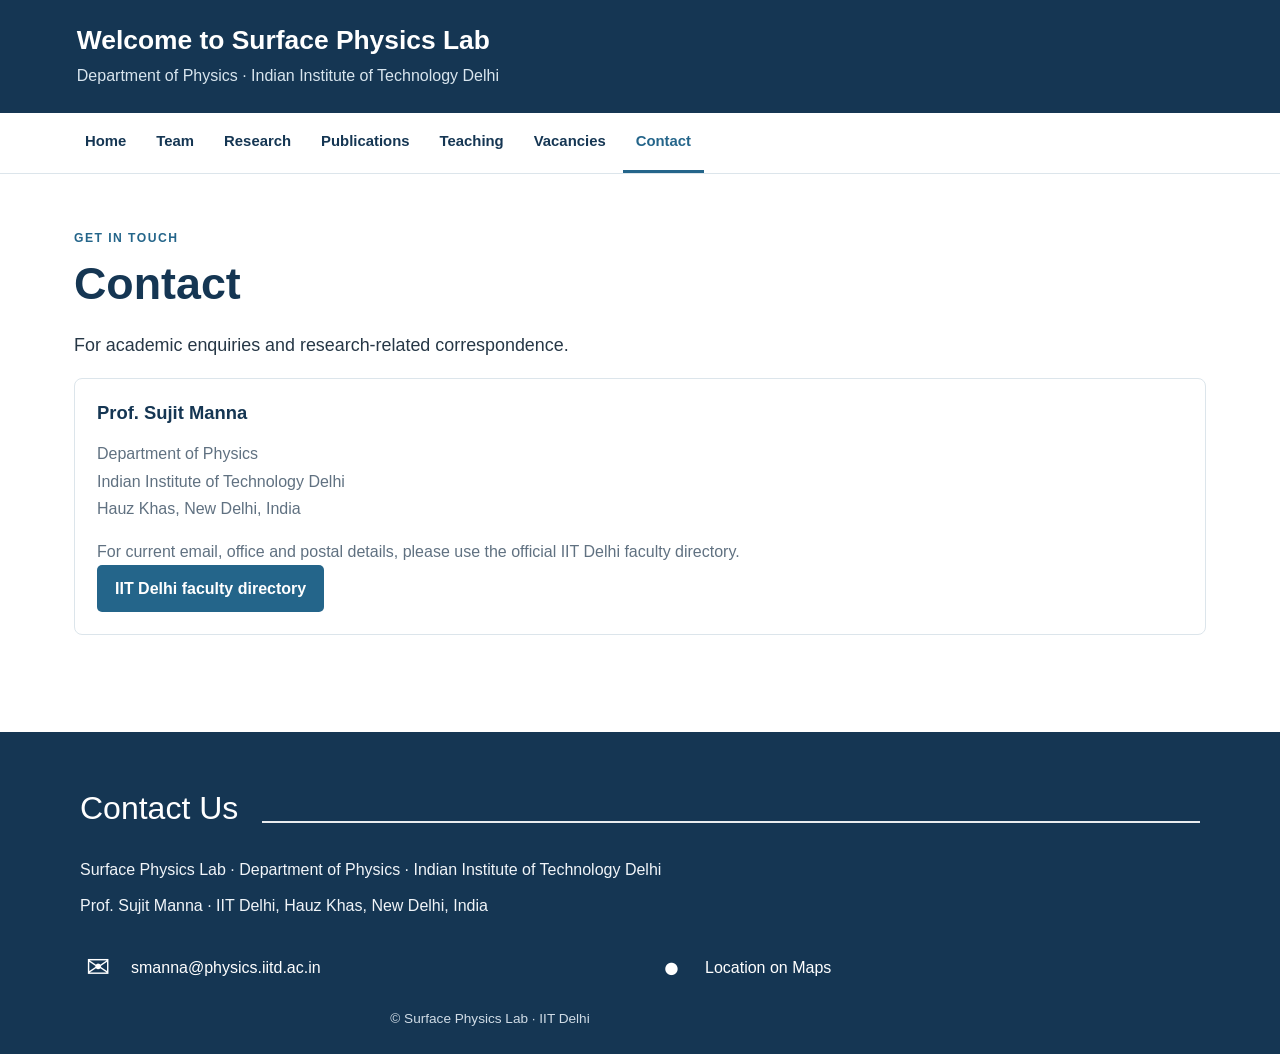
<file: contact.html>
<!DOCTYPE html>
<html lang="en">
<head>
<meta charset="UTF-8"><meta name="viewport" content="width=device-width, initial-scale=1.0">
<meta name="description" content="Contact — research group of Prof. Sujit Manna, Department of Physics, IIT Delhi.">
<title>Contact | Prof. Sujit Manna · IIT Delhi</title><link rel="stylesheet" href="style.css">
<link rel="stylesheet" href="footer.css">
<style>
  /* Identical header typography across every page, including Publications. */
  .site-header, .site-header * { font-family: Arial, Helvetica, sans-serif !important; }
  .site-header .site-title { display: block; font-size: 1.65rem !important; font-weight: 700 !important; line-height: 1.25 !important; letter-spacing: normal !important; color: #ffffff !important; margin: 0 !important; text-transform: none !important; }
  .site-header .site-subtitle { display: block; font-size: 1rem !important; font-weight: 400 !important; line-height: 1.7 !important; letter-spacing: normal !important; color: #d8e5ee !important; margin: 5px 0 0 !important; text-transform: none !important; }
  .site-header .brand { text-decoration: none; }
</style>
</head>
<body>
<header class="site-header">
  <div class="header-inner">
    <a class="brand" href="index.html" aria-label="Surface Physics Lab home">
      <span class="site-title">Welcome to Surface Physics Lab</span>
      <span class="site-subtitle">Department of Physics · Indian Institute of Technology Delhi</span>
    </a>
  </div>
</header>
<div class="nav-wrap"><div class="nav-inner"><nav aria-label="Main navigation"><a href="index.html">Home</a>
<a href="team.html">Team</a>
<a href="research.html">Research</a>
<a href="publications.html">Publications</a>
<a href="teaching.html">Teaching</a>
<a href="vacancies.html">Vacancies</a>
<a href="contact.html" aria-current="page">Contact</a></nav></div></div>
<main>

<div class="page-heading"><div class="eyebrow">Get in touch</div><h1>Contact</h1><p class="lead">For academic enquiries and research-related correspondence.</p></div>
<div class="card"><h3>Prof. Sujit Manna</h3><p>Department of Physics<br>Indian Institute of Technology Delhi<br>Hauz Khas, New Delhi, India</p><p>For current email, office and postal details, please use the official IIT Delhi faculty directory.</p><a class="button" href="https://physics.iitd.ac.in/faculty" target="_blank" rel="noopener noreferrer">IIT Delhi faculty directory</a></div>

</main>
<footer class="site-footer" aria-labelledby="footer-contact-heading">
  <div class="footer-inner">
    <div class="footer-heading"><h2 id="footer-contact-heading">Contact Us</h2><span class="footer-rule" aria-hidden="true"></span></div>
    <p class="footer-affiliation">Surface Physics Lab · Department of Physics · Indian Institute of Technology Delhi</p>
    <p class="footer-description">Prof. Sujit Manna · IIT Delhi, Hauz Khas, New Delhi, India</p>
    <div class="footer-contact-row">
      <a href="mailto:smanna@physics.iitd.ac.in"><span class="footer-icon" aria-hidden="true">✉</span><span>smanna@physics.iitd.ac.in</span></a>
      <a href="https://www.google.com/maps/search/?api=1&query=Department+of+Physics%2C+Indian+Institute+of+Technology+Delhi%2C+Hauz+Khas%2C+New+Delhi" target="_blank" rel="noopener noreferrer"><span class="footer-icon" aria-hidden="true">●</span><span>Location on Maps</span></a>
    </div>
    <p class="footer-credit">© Surface Physics Lab · IIT Delhi</p>
  </div>
</footer>
</body></html>
</file>
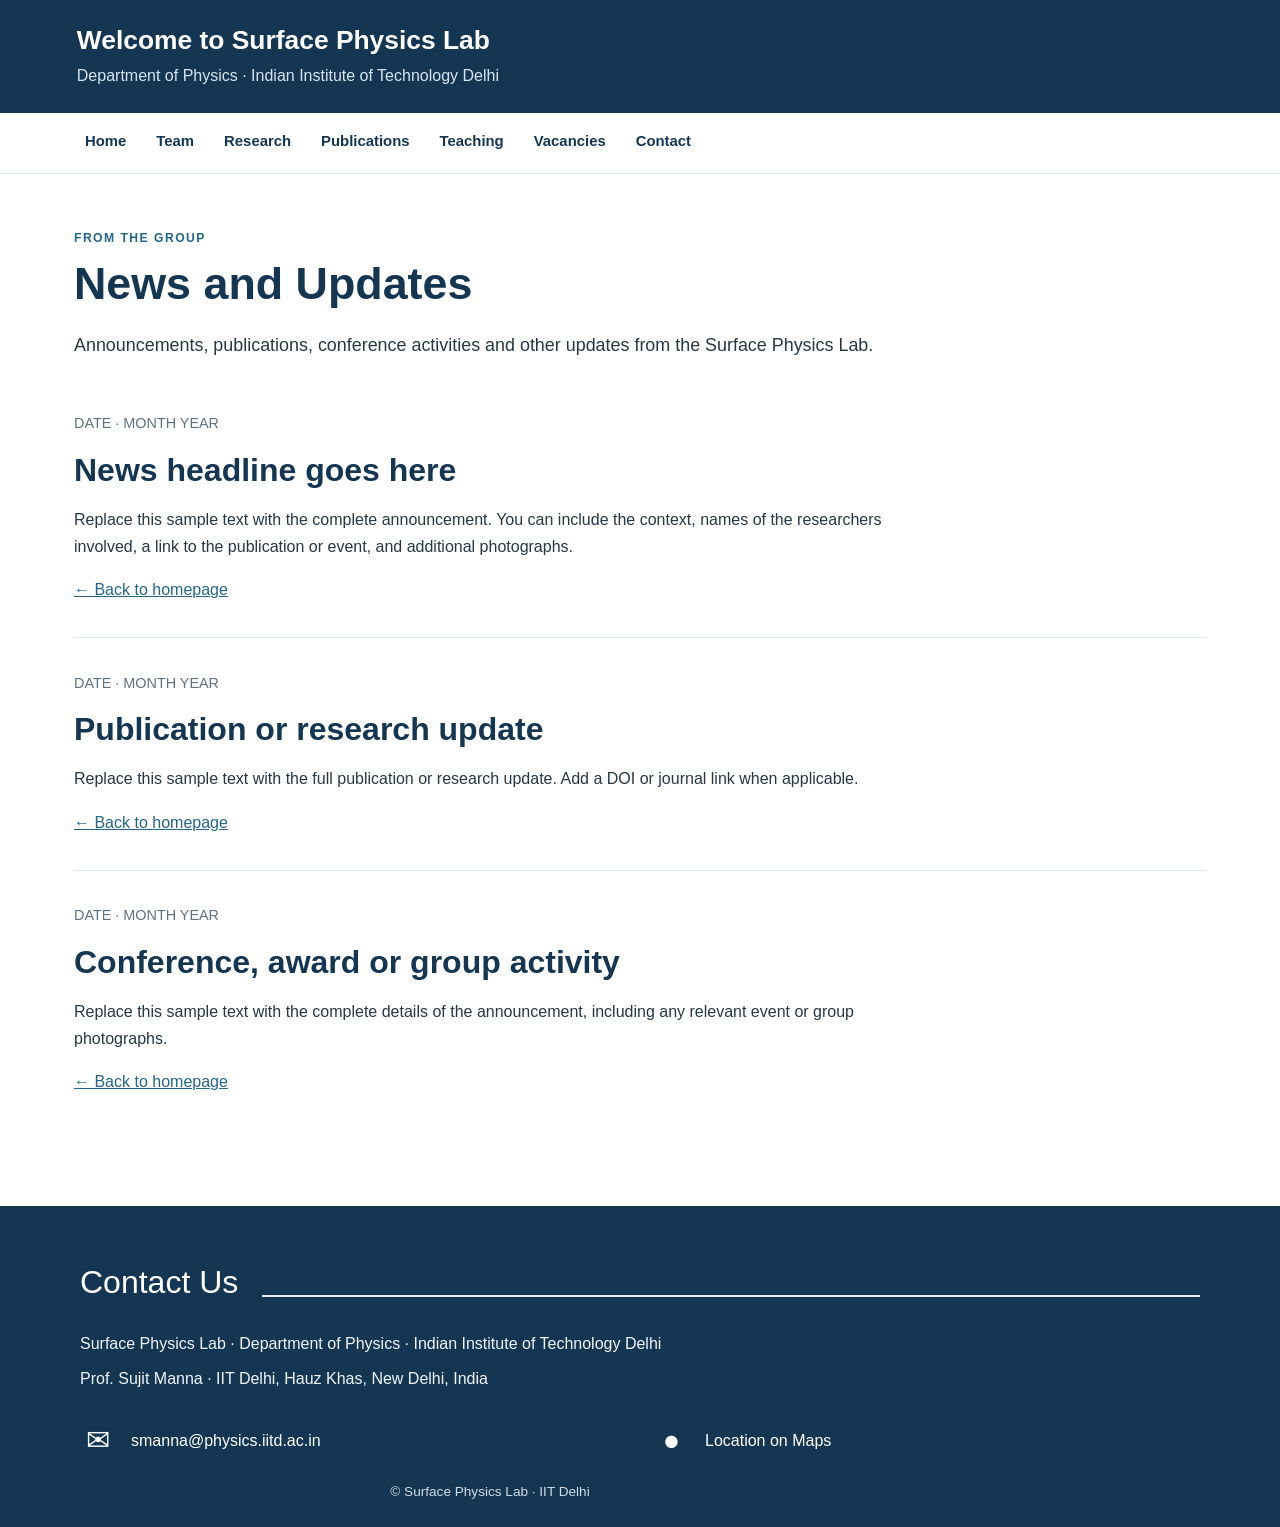
<file: news.html>
<!DOCTYPE html>
<html lang="en">
<head>
  <meta charset="UTF-8">
  <meta name="viewport" content="width=device-width, initial-scale=1.0">
  <title>News and Updates | Surface Physics Lab</title>
  <link rel="stylesheet" href="style.css">
<link rel="stylesheet" href="footer.css">
<style>
  /* Identical header typography across every page, including Publications. */
  .site-header, .site-header * { font-family: Arial, Helvetica, sans-serif !important; }
  .site-header .site-title { display: block; font-size: 1.65rem !important; font-weight: 700 !important; line-height: 1.25 !important; letter-spacing: normal !important; color: #ffffff !important; margin: 0 !important; text-transform: none !important; }
  .site-header .site-subtitle { display: block; font-size: 1rem !important; font-weight: 400 !important; line-height: 1.7 !important; letter-spacing: normal !important; color: #d8e5ee !important; margin: 5px 0 0 !important; text-transform: none !important; }
  .site-header .brand { text-decoration: none; }
</style>
</head>
<body>
  <header class="site-header">
  <div class="header-inner">
    <a class="brand" href="index.html" aria-label="Surface Physics Lab home">
      <span class="site-title">Welcome to Surface Physics Lab</span>
      <span class="site-subtitle">Department of Physics · Indian Institute of Technology Delhi</span>
    </a>
  </div>
</header>
  <div class="nav-wrap"><div class="nav-inner"><nav aria-label="Main navigation">
    <a href="index.html">Home</a><a href="team.html">Team</a><a href="research.html">Research</a>
    <a href="publications.html">Publications</a><a href="teaching.html">Teaching</a>
    <a href="vacancies.html">Vacancies</a><a href="contact.html">Contact</a>
  </nav></div></div>
  <main>
    <p class="eyebrow">From the group</p>
    <h1>News and Updates</h1>
    <p class="lead">Announcements, publications, conference activities and other updates from the Surface Physics Lab.</p>

    <!-- Replace each sample entry with a real news item. The IDs match the homepage See details links. -->
    <article class="item" id="news-1">
      <p class="meta">DATE · MONTH YEAR</p>
      <h2>News headline goes here</h2>
      <p>Replace this sample text with the complete announcement. You can include the context, names of the researchers involved, a link to the publication or event, and additional photographs.</p>
      <p><a href="index.html">← Back to homepage</a></p>
    </article>
    <article class="item" id="news-2">
      <p class="meta">DATE · MONTH YEAR</p>
      <h2>Publication or research update</h2>
      <p>Replace this sample text with the full publication or research update. Add a DOI or journal link when applicable.</p>
      <p><a href="index.html">← Back to homepage</a></p>
    </article>
    <article class="item" id="news-3">
      <p class="meta">DATE · MONTH YEAR</p>
      <h2>Conference, award or group activity</h2>
      <p>Replace this sample text with the complete details of the announcement, including any relevant event or group photographs.</p>
      <p><a href="index.html">← Back to homepage</a></p>
    </article>
  </main>
  <footer class="site-footer" aria-labelledby="footer-contact-heading">
  <div class="footer-inner">
    <div class="footer-heading"><h2 id="footer-contact-heading">Contact Us</h2><span class="footer-rule" aria-hidden="true"></span></div>
    <p class="footer-affiliation">Surface Physics Lab · Department of Physics · Indian Institute of Technology Delhi</p>
    <p class="footer-description">Prof. Sujit Manna · IIT Delhi, Hauz Khas, New Delhi, India</p>
    <div class="footer-contact-row">
      <a href="mailto:smanna@physics.iitd.ac.in"><span class="footer-icon" aria-hidden="true">✉</span><span>smanna@physics.iitd.ac.in</span></a>
      <a href="https://www.google.com/maps/search/?api=1&query=Department+of+Physics%2C+Indian+Institute+of+Technology+Delhi%2C+Hauz+Khas%2C+New+Delhi" target="_blank" rel="noopener noreferrer"><span class="footer-icon" aria-hidden="true">●</span><span>Location on Maps</span></a>
    </div>
    <p class="footer-credit">© Surface Physics Lab · IIT Delhi</p>
  </div>
</footer>
</body>
</html>
</file>
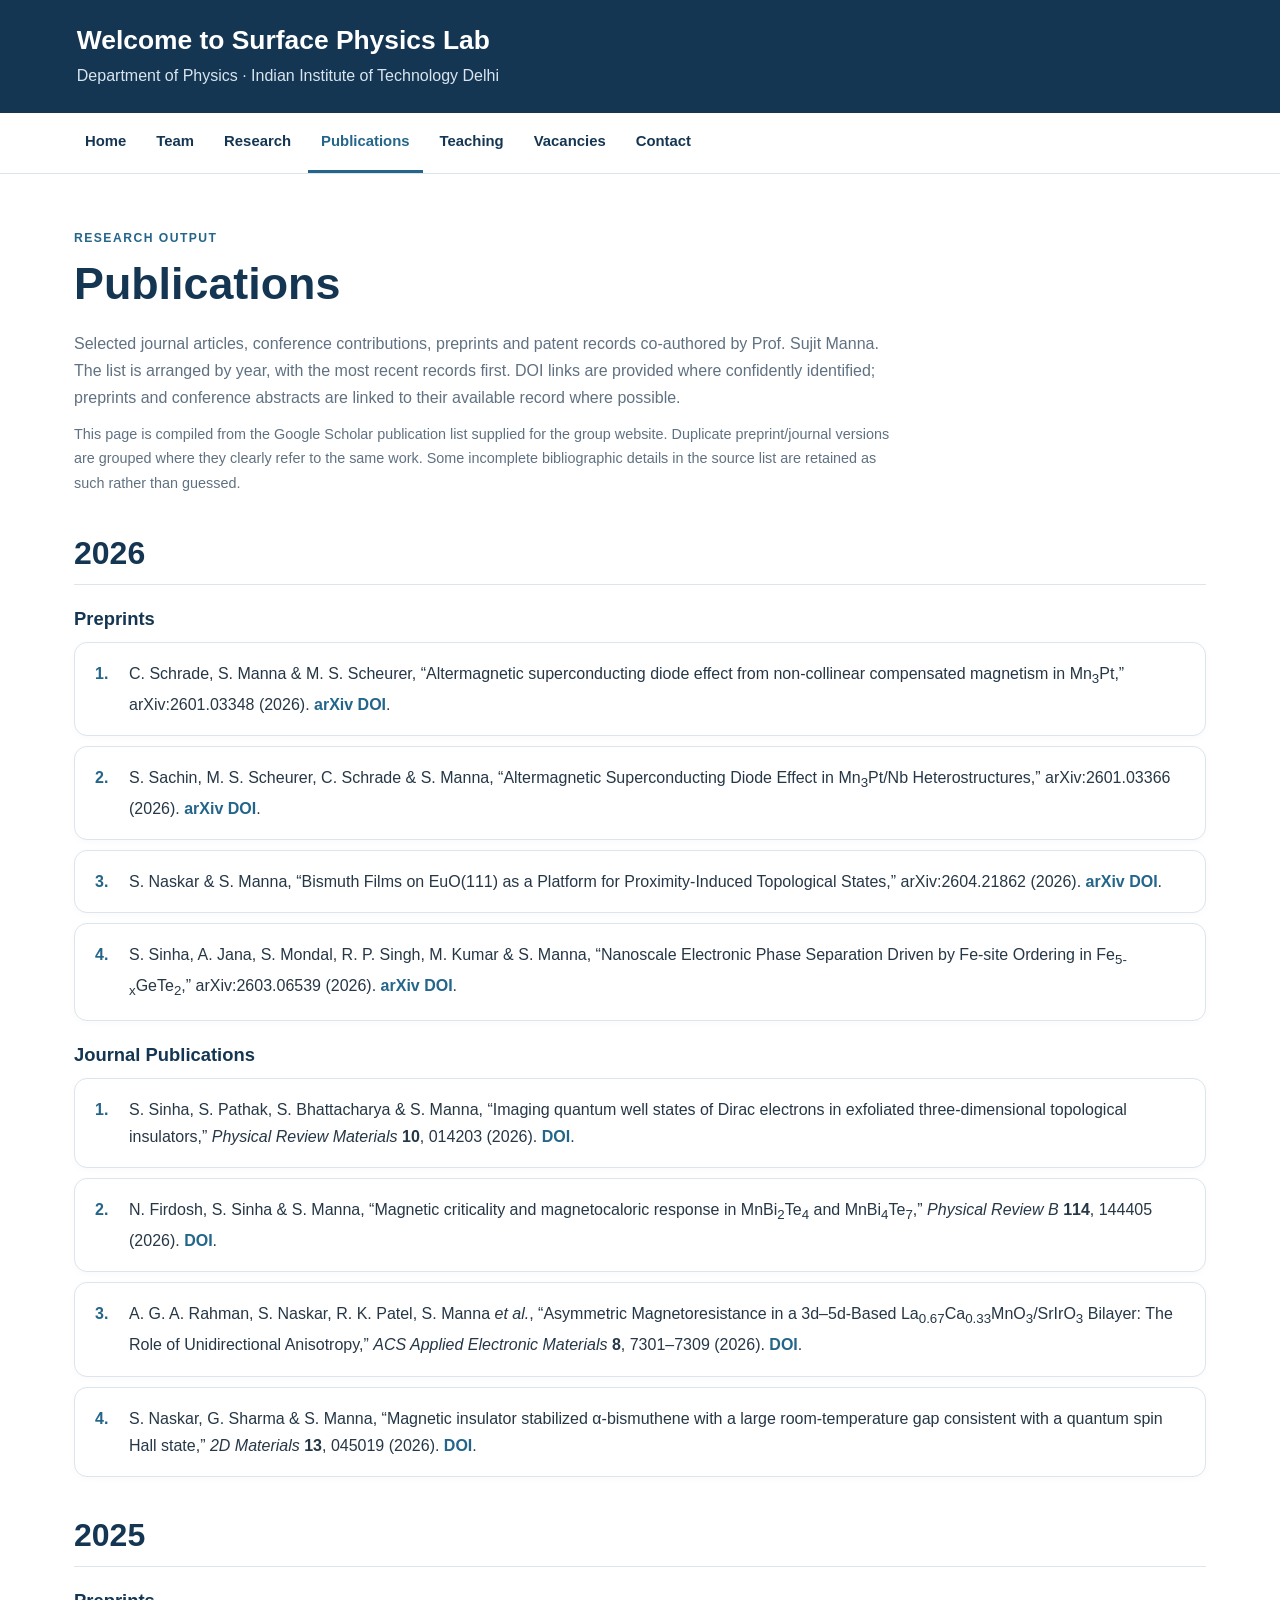
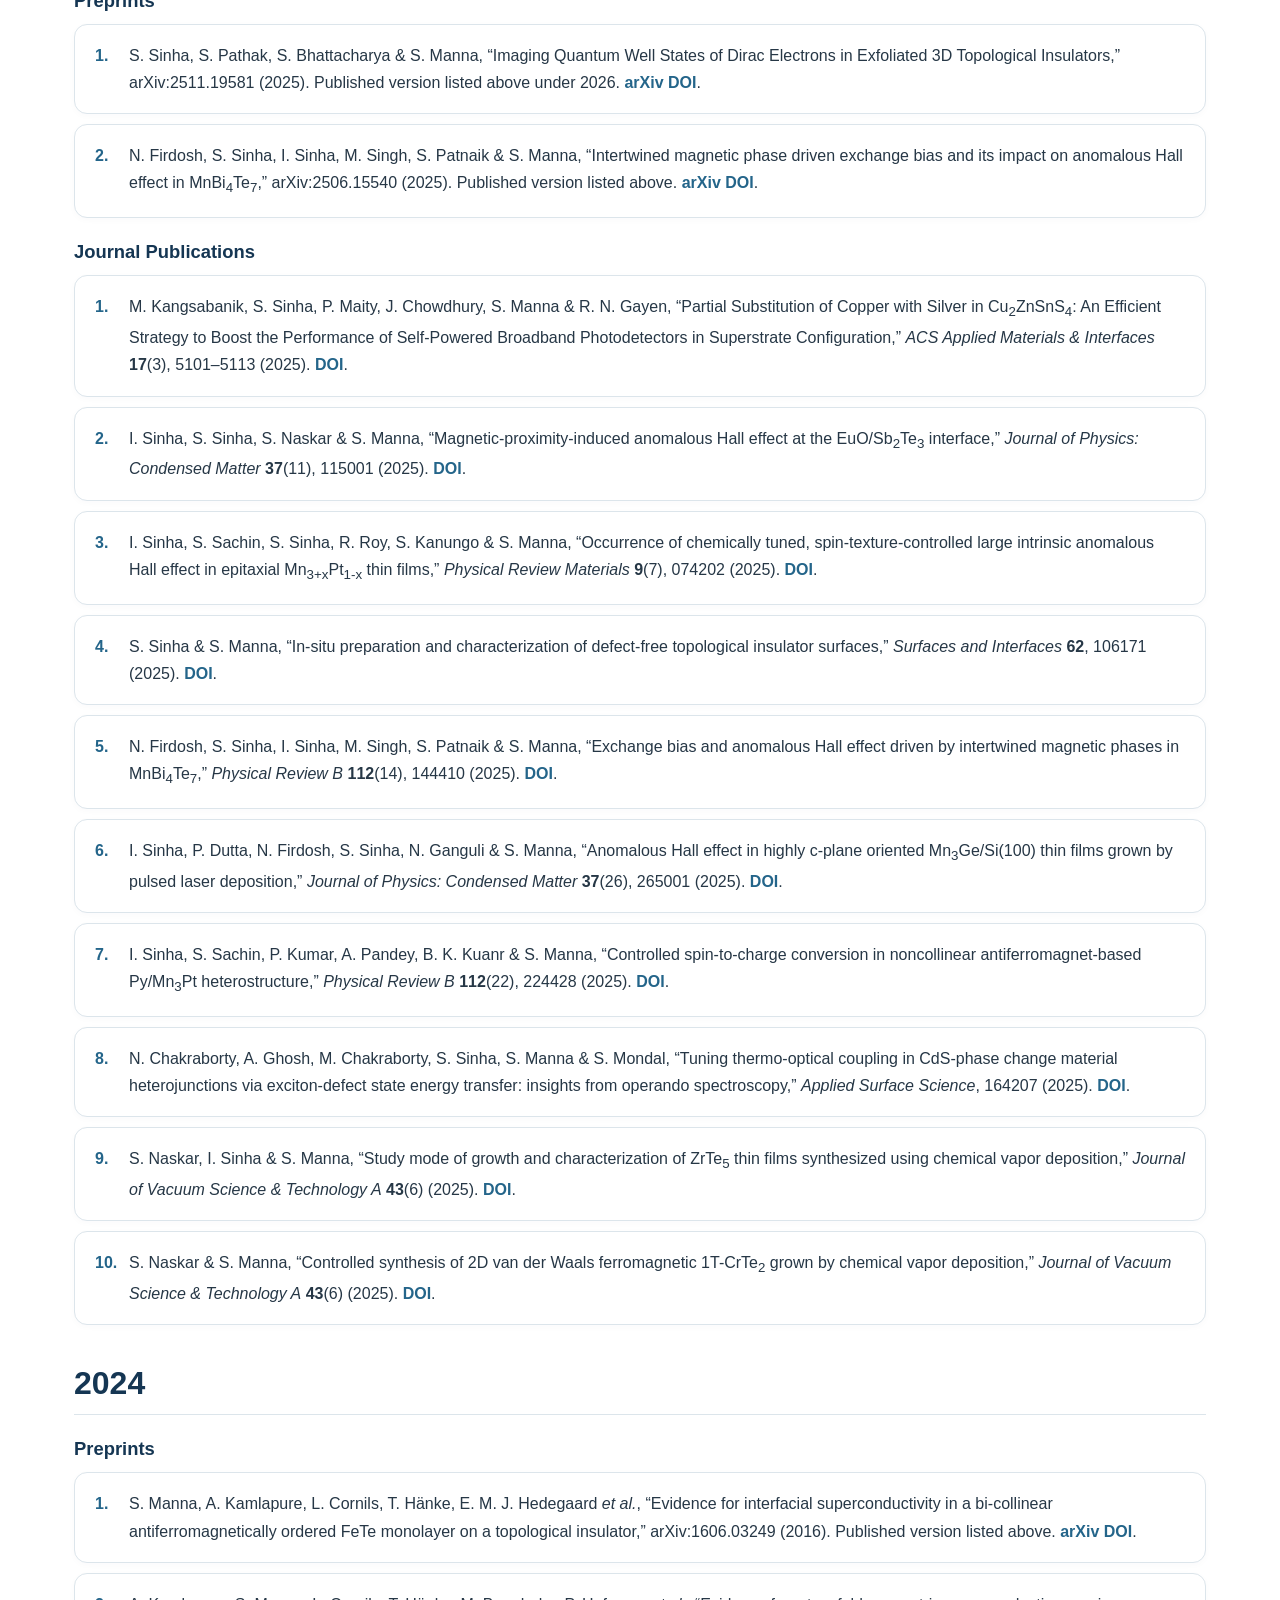
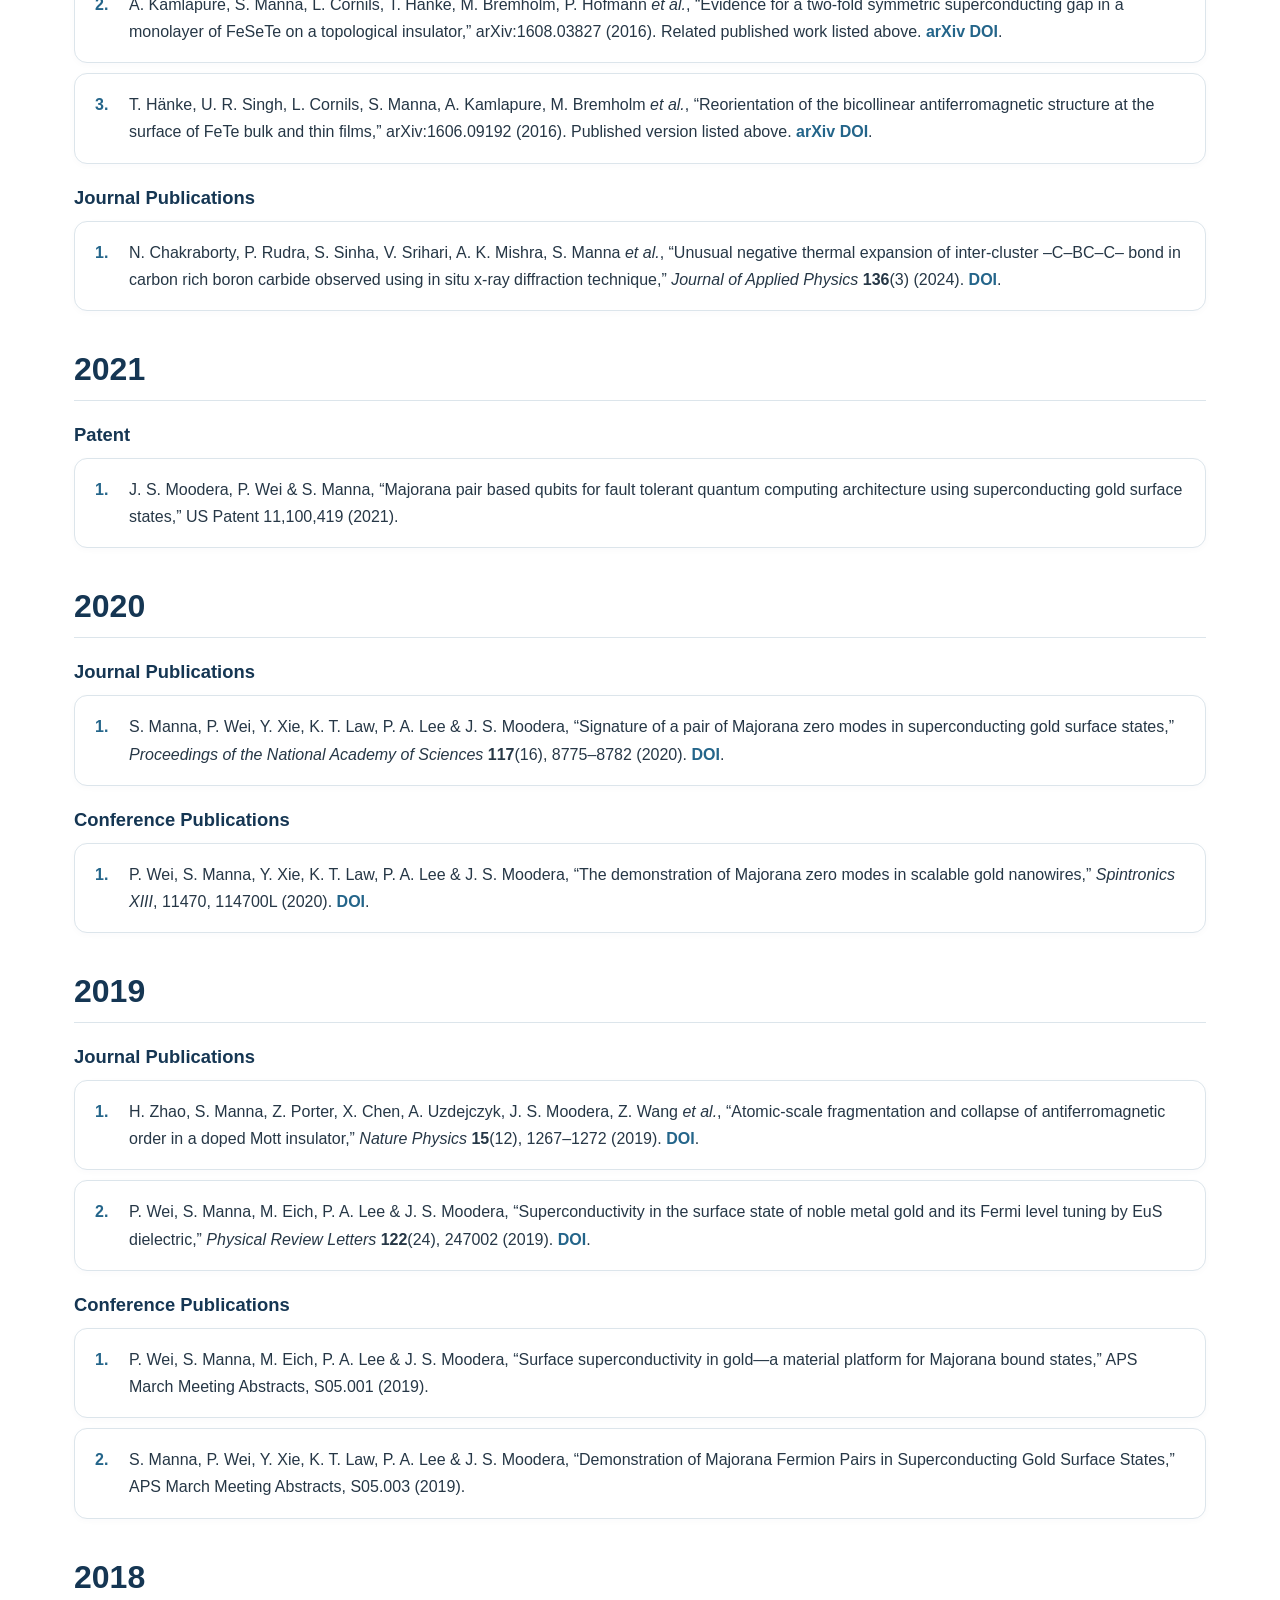
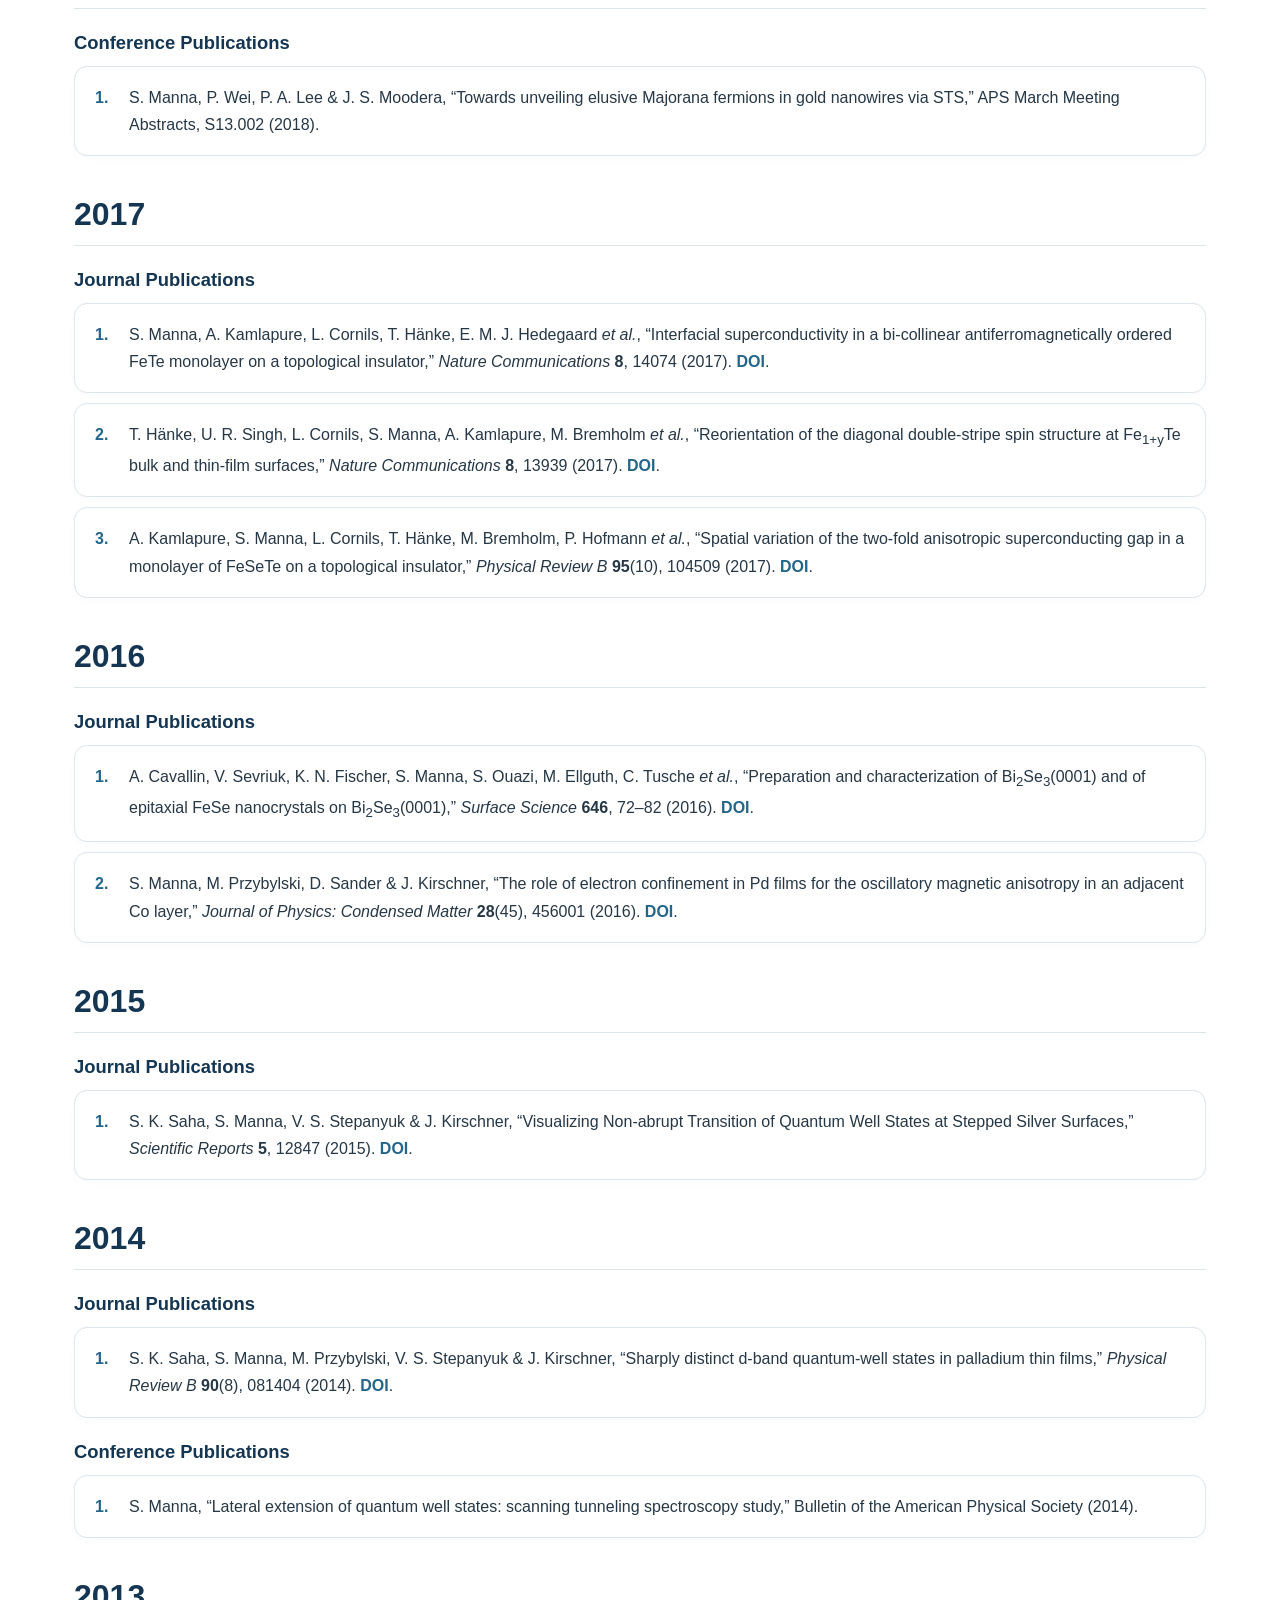
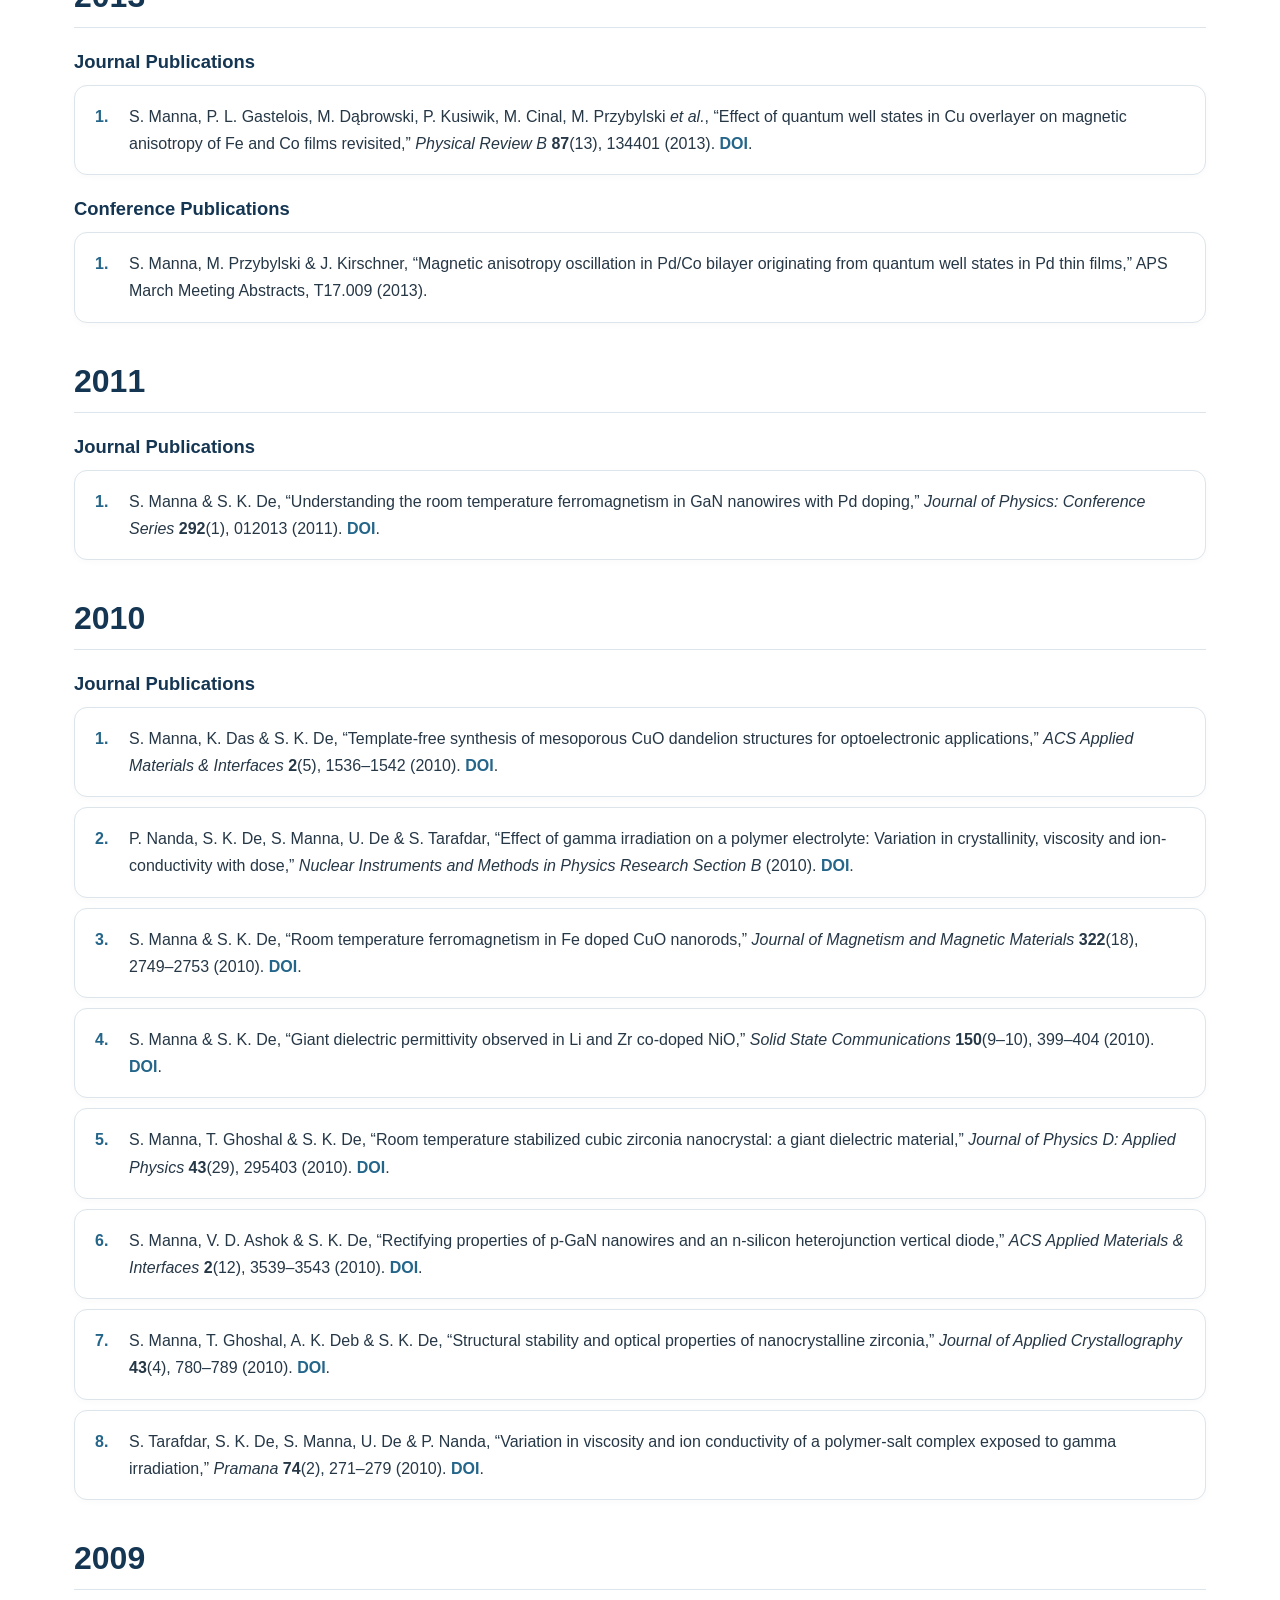
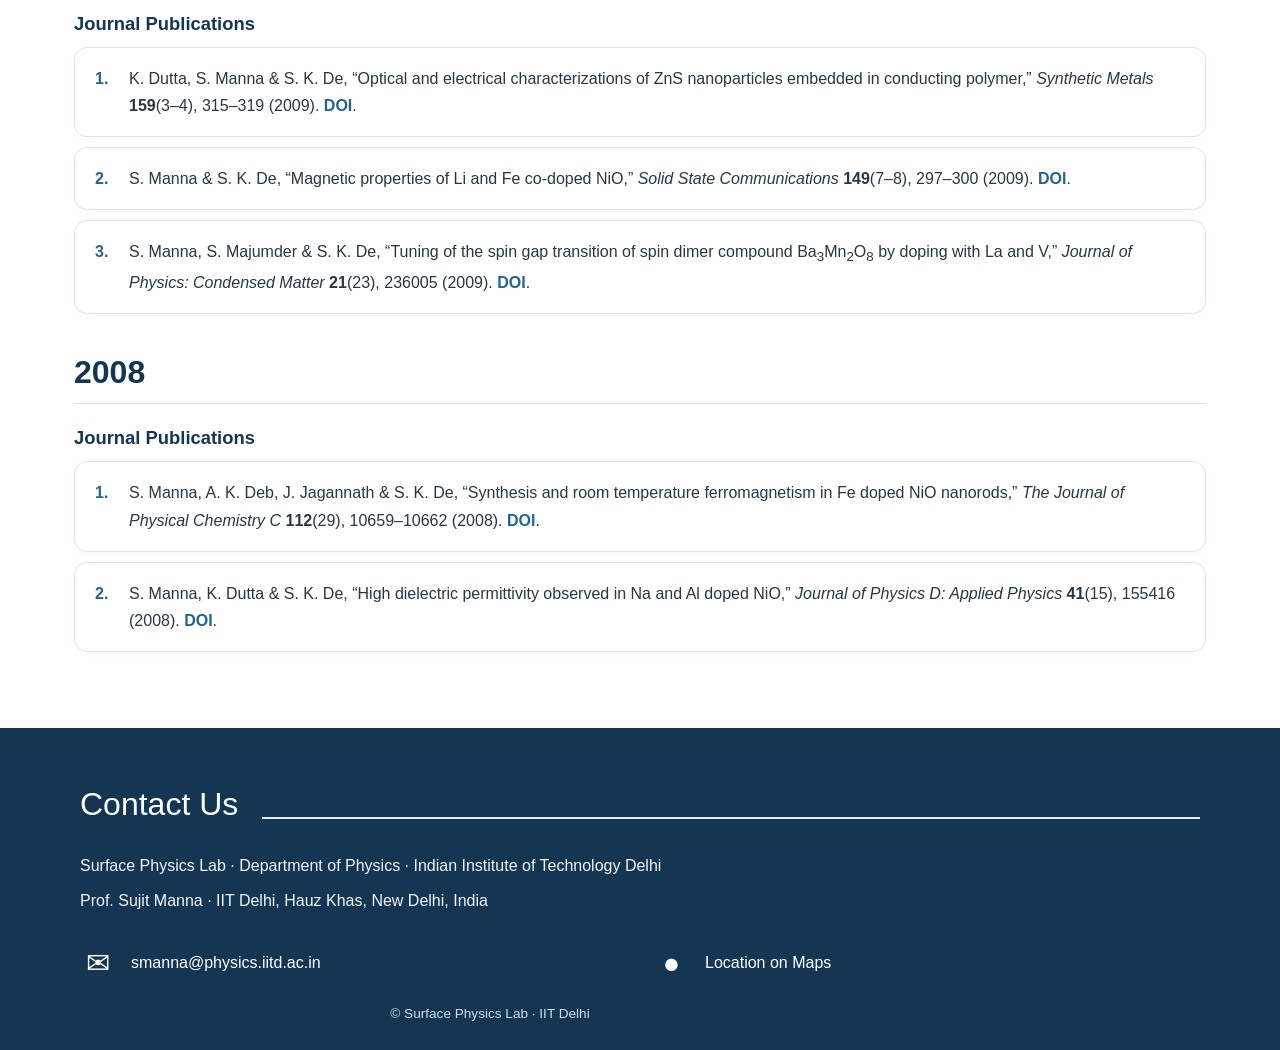
<file: publications.html>
<!DOCTYPE html>
<html lang="en">
<head>
  <meta charset="UTF-8">
  <meta name="viewport" content="width=device-width, initial-scale=1">
  <title>Publications | Sujit Manna Research Group</title>
  <link rel="stylesheet" href="style.css">
<link rel="stylesheet" href="footer.css">
  <style>
    /* Publication layout; typography inherited from the shared style.css. */
    .pub-intro { margin: 0 0 32px; }
    .pub-intro p { color: var(--muted); margin: 0 0 10px; }
    .pub-intro h1 { margin-bottom: 18px; }
    .pub-note { font-size: .9rem; }
    .pub-year { margin: 38px 0 16px; padding-bottom: 11px; border-bottom: 1px solid var(--line); }
    .pub-category { margin: 22px 0 12px; }
    .pub-list { list-style: none; counter-reset: pubcounter; margin: 0; padding: 0; display: grid; gap: 10px; }
    .pub-list li { counter-increment: pubcounter; position: relative; background: var(--white); border: 1px solid var(--line); border-radius: 13px; padding: 17px 20px 17px 54px; margin: 0; box-shadow: 0 2px 7px rgba(16,47,73,.025); }
    .pub-list li::before { content: counter(pubcounter) "."; position: absolute; left: 20px; top: 17px; color: var(--blue); font-weight: 700; }
    .pub-list a { font-weight: 700; text-decoration: none; overflow-wrap: anywhere; }
    .pub-list a:hover { text-decoration: underline; }
    @media (max-width: 700px) {
      .pub-list li { padding: 15px 15px 15px 42px; }
      .pub-list li::before { left: 15px; top: 15px; }
    }
  </style>
<style>
  /* Identical header typography across every page, including Publications. */
  .site-header, .site-header * { font-family: Arial, Helvetica, sans-serif !important; }
  .site-header .site-title { display: block; font-size: 1.65rem !important; font-weight: 700 !important; line-height: 1.25 !important; letter-spacing: normal !important; color: #ffffff !important; margin: 0 !important; text-transform: none !important; }
  .site-header .site-subtitle { display: block; font-size: 1rem !important; font-weight: 400 !important; line-height: 1.7 !important; letter-spacing: normal !important; color: #d8e5ee !important; margin: 5px 0 0 !important; text-transform: none !important; }
  .site-header .brand { text-decoration: none; }
</style>
</head>
<body>
<header class="site-header">
  <div class="header-inner">
    <a class="brand" href="index.html" aria-label="Surface Physics Lab home">
      <span class="site-title">Welcome to Surface Physics Lab</span>
      <span class="site-subtitle">Department of Physics · Indian Institute of Technology Delhi</span>
    </a>
  </div>
</header>
<div class="nav-wrap">
  <div class="nav-inner">
    <nav aria-label="Main navigation">
      <a href="index.html">Home</a>
      <a href="team.html">Team</a>
      <a href="research.html">Research</a>
      <a href="publications.html" aria-current="page">Publications</a>
      <a href="teaching.html">Teaching</a>
      <a href="vacancies.html">Vacancies</a>
      <a href="contact.html">Contact</a>
    </nav>
  </div>
</div>

<main class="pub-page">
  <section class="pub-intro">
    <div class="eyebrow">Research output</div>
    <h1>Publications</h1>
    <p>Selected journal articles, conference contributions, preprints and patent records co-authored by Prof. Sujit Manna. The list is arranged by year, with the most recent records first. DOI links are provided where confidently identified; preprints and conference abstracts are linked to their available record where possible.</p>
    <p class="pub-note">This page is compiled from the Google Scholar publication list supplied for the group website. Duplicate preprint/journal versions are grouped where they clearly refer to the same work. Some incomplete bibliographic details in the source list are retained as such rather than guessed.</p>
  </section>

  <h2 class="pub-year">2026</h2>
  <h3 class="pub-category">Preprints</h3>
  <ol class="pub-list">
    <li>C. Schrade, S. Manna &amp; M. S. Scheurer, “Altermagnetic superconducting diode effect from non-collinear compensated magnetism in Mn<sub>3</sub>Pt,” arXiv:2601.03348 (2026). <a href="https://doi.org/10.48550/arXiv.2601.03348" target="_blank" rel="noopener">arXiv DOI</a>.</li>
    <li>S. Sachin, M. S. Scheurer, C. Schrade &amp; S. Manna, “Altermagnetic Superconducting Diode Effect in Mn<sub>3</sub>Pt/Nb Heterostructures,” arXiv:2601.03366 (2026). <a href="https://doi.org/10.48550/arXiv.2601.03366" target="_blank" rel="noopener">arXiv DOI</a>.</li>
    <li>S. Naskar &amp; S. Manna, “Bismuth Films on EuO(111) as a Platform for Proximity-Induced Topological States,” arXiv:2604.21862 (2026). <a href="https://doi.org/10.48550/arXiv.2604.21862" target="_blank" rel="noopener">arXiv DOI</a>.</li>
    <li>S. Sinha, A. Jana, S. Mondal, R. P. Singh, M. Kumar &amp; S. Manna, “Nanoscale Electronic Phase Separation Driven by Fe-site Ordering in Fe<sub>5-x</sub>GeTe<sub>2</sub>,” arXiv:2603.06539 (2026). <a href="https://doi.org/10.48550/arXiv.2603.06539" target="_blank" rel="noopener">arXiv DOI</a>.</li>
  </ol>
  <h3 class="pub-category">Journal Publications</h3>
  <ol class="pub-list">
    <li>S. Sinha, S. Pathak, S. Bhattacharya &amp; S. Manna, “Imaging quantum well states of Dirac electrons in exfoliated three-dimensional topological insulators,” <i>Physical Review Materials</i> <b>10</b>, 014203 (2026). <a href="https://doi.org/10.1103/v6pd-5zfp" target="_blank" rel="noopener">DOI</a>.</li>
    <li>N. Firdosh, S. Sinha &amp; S. Manna, “Magnetic criticality and magnetocaloric response in MnBi<sub>2</sub>Te<sub>4</sub> and MnBi<sub>4</sub>Te<sub>7</sub>,” <i>Physical Review B</i> <b>114</b>, 144405 (2026). <a href="https://doi.org/10.1103/y5tx-5vm7" target="_blank" rel="noopener">DOI</a>.</li>
    <li>A. G. A. Rahman, S. Naskar, R. K. Patel, S. Manna <i>et al.</i>, “Asymmetric Magnetoresistance in a 3d–5d-Based La<sub>0.67</sub>Ca<sub>0.33</sub>MnO<sub>3</sub>/SrIrO<sub>3</sub> Bilayer: The Role of Unidirectional Anisotropy,” <i>ACS Applied Electronic Materials</i> <b>8</b>, 7301–7309 (2026). <a href="https://doi.org/10.1021/acsaelm.6c00217" target="_blank" rel="noopener">DOI</a>.</li>
    <li>S. Naskar, G. Sharma &amp; S. Manna, “Magnetic insulator stabilized α-bismuthene with a large room-temperature gap consistent with a quantum spin Hall state,” <i>2D Materials</i> <b>13</b>, 045019 (2026). <a href="https://doi.org/10.1088/2053-1583/aeb611" target="_blank" rel="noopener">DOI</a>.</li>
  </ol>

  <h2 class="pub-year">2025</h2>
  <h3 class="pub-category">Preprints</h3>
  <ol class="pub-list">
    <li>S. Sinha, S. Pathak, S. Bhattacharya &amp; S. Manna, “Imaging Quantum Well States of Dirac Electrons in Exfoliated 3D Topological Insulators,” arXiv:2511.19581 (2025). Published version listed above under 2026. <a href="https://doi.org/10.48550/arXiv.2511.19581" target="_blank" rel="noopener">arXiv DOI</a>.</li>
    <li>N. Firdosh, S. Sinha, I. Sinha, M. Singh, S. Patnaik &amp; S. Manna, “Intertwined magnetic phase driven exchange bias and its impact on anomalous Hall effect in MnBi<sub>4</sub>Te<sub>7</sub>,” arXiv:2506.15540 (2025). Published version listed above. <a href="https://doi.org/10.48550/arXiv.2506.15540" target="_blank" rel="noopener">arXiv DOI</a>.</li>
  </ol>
  <h3 class="pub-category">Journal Publications</h3>
  <ol class="pub-list">
    <li>M. Kangsabanik, S. Sinha, P. Maity, J. Chowdhury, S. Manna &amp; R. N. Gayen, “Partial Substitution of Copper with Silver in Cu<sub>2</sub>ZnSnS<sub>4</sub>: An Efficient Strategy to Boost the Performance of Self-Powered Broadband Photodetectors in Superstrate Configuration,” <i>ACS Applied Materials &amp; Interfaces</i> <b>17</b>(3), 5101–5113 (2025). <a href="https://doi.org/10.1021/acsami.4c19154" target="_blank" rel="noopener">DOI</a>.</li>
    <li>I. Sinha, S. Sinha, S. Naskar &amp; S. Manna, “Magnetic-proximity-induced anomalous Hall effect at the EuO/Sb<sub>2</sub>Te<sub>3</sub> interface,” <i>Journal of Physics: Condensed Matter</i> <b>37</b>(11), 115001 (2025). <a href="https://doi.org/10.1088/1361-648X/ada479" target="_blank" rel="noopener">DOI</a>.</li>
    <li>I. Sinha, S. Sachin, S. Sinha, R. Roy, S. Kanungo &amp; S. Manna, “Occurrence of chemically tuned, spin-texture-controlled large intrinsic anomalous Hall effect in epitaxial Mn<sub>3+x</sub>Pt<sub>1-x</sub> thin films,” <i>Physical Review Materials</i> <b>9</b>(7), 074202 (2025). <a href="https://doi.org/10.1103/hdf1-7vfk" target="_blank" rel="noopener">DOI</a>.</li>
    <li>S. Sinha &amp; S. Manna, “In-situ preparation and characterization of defect-free topological insulator surfaces,” <i>Surfaces and Interfaces</i> <b>62</b>, 106171 (2025). <a href="https://doi.org/10.1016/j.surfin.2025.106171" target="_blank" rel="noopener">DOI</a>.</li>
    <li>N. Firdosh, S. Sinha, I. Sinha, M. Singh, S. Patnaik &amp; S. Manna, “Exchange bias and anomalous Hall effect driven by intertwined magnetic phases in MnBi<sub>4</sub>Te<sub>7</sub>,” <i>Physical Review B</i> <b>112</b>(14), 144410 (2025). <a href="https://doi.org/10.1103/pjh8-j9p1" target="_blank" rel="noopener">DOI</a>.</li>
    <li>I. Sinha, P. Dutta, N. Firdosh, S. Sinha, N. Ganguli &amp; S. Manna, “Anomalous Hall effect in highly c-plane oriented Mn<sub>3</sub>Ge/Si(100) thin films grown by pulsed laser deposition,” <i>Journal of Physics: Condensed Matter</i> <b>37</b>(26), 265001 (2025). <a href="https://doi.org/10.1088/1361-648X/ade416" target="_blank" rel="noopener">DOI</a>.</li>
    <li>I. Sinha, S. Sachin, P. Kumar, A. Pandey, B. K. Kuanr &amp; S. Manna, “Controlled spin-to-charge conversion in noncollinear antiferromagnet-based Py/Mn<sub>3</sub>Pt heterostructure,” <i>Physical Review B</i> <b>112</b>(22), 224428 (2025). <a href="https://doi.org/10.1103/kpjb-6spp" target="_blank" rel="noopener">DOI</a>.</li>
    <li>N. Chakraborty, A. Ghosh, M. Chakraborty, S. Sinha, S. Manna &amp; S. Mondal, “Tuning thermo-optical coupling in CdS-phase change material heterojunctions via exciton-defect state energy transfer: insights from operando spectroscopy,” <i>Applied Surface Science</i>, 164207 (2025). <a href="https://doi.org/10.1016/j.apsusc.2025.164207" target="_blank" rel="noopener">DOI</a>.</li>
    <li>S. Naskar, I. Sinha &amp; S. Manna, “Study mode of growth and characterization of ZrTe<sub>5</sub> thin films synthesized using chemical vapor deposition,” <i>Journal of Vacuum Science &amp; Technology A</i> <b>43</b>(6) (2025). <a href="https://doi.org/10.1116/6.0004942" target="_blank" rel="noopener">DOI</a>.</li>
    <li>S. Naskar &amp; S. Manna, “Controlled synthesis of 2D van der Waals ferromagnetic 1T-CrTe<sub>2</sub> grown by chemical vapor deposition,” <i>Journal of Vacuum Science &amp; Technology A</i> <b>43</b>(6) (2025). <a href="https://doi.org/10.1116/6.0004771" target="_blank" rel="noopener">DOI</a>.</li>
  </ol>

  <h2 class="pub-year">2024</h2>
  <h3 class="pub-category">Preprints</h3>
  <ol class="pub-list">
    <li>S. Manna, A. Kamlapure, L. Cornils, T. Hänke, E. M. J. Hedegaard <i>et al.</i>, “Evidence for interfacial superconductivity in a bi-collinear antiferromagnetically ordered FeTe monolayer on a topological insulator,” arXiv:1606.03249 (2016). Published version listed above. <a href="https://doi.org/10.48550/arXiv.1606.03249" target="_blank" rel="noopener">arXiv DOI</a>.</li>
    <li>A. Kamlapure, S. Manna, L. Cornils, T. Hänke, M. Bremholm, P. Hofmann <i>et al.</i>, “Evidence for a two-fold symmetric superconducting gap in a monolayer of FeSeTe on a topological insulator,” arXiv:1608.03827 (2016). Related published work listed above. <a href="https://doi.org/10.48550/arXiv.1608.03827" target="_blank" rel="noopener">arXiv DOI</a>.</li>
    <li>T. Hänke, U. R. Singh, L. Cornils, S. Manna, A. Kamlapure, M. Bremholm <i>et al.</i>, “Reorientation of the bicollinear antiferromagnetic structure at the surface of FeTe bulk and thin films,” arXiv:1606.09192 (2016). Published version listed above. <a href="https://doi.org/10.48550/arXiv.1606.09192" target="_blank" rel="noopener">arXiv DOI</a>.</li>
  </ol>
  <h3 class="pub-category">Journal Publications</h3>
  <ol class="pub-list">
    <li>N. Chakraborty, P. Rudra, S. Sinha, V. Srihari, A. K. Mishra, S. Manna <i>et al.</i>, “Unusual negative thermal expansion of inter-cluster –C–BC–C– bond in carbon rich boron carbide observed using in situ x-ray diffraction technique,” <i>Journal of Applied Physics</i> <b>136</b>(3) (2024). <a href="https://doi.org/10.1063/5.0208338" target="_blank" rel="noopener">DOI</a>.</li>
  </ol>

  <h2 class="pub-year">2021</h2>
  <h3 class="pub-category">Patent</h3>
  <ol class="pub-list">
    <li>J. S. Moodera, P. Wei &amp; S. Manna, “Majorana pair based qubits for fault tolerant quantum computing architecture using superconducting gold surface states,” US Patent 11,100,419 (2021).</li>
  </ol>

  <h2 class="pub-year">2020</h2>
  <h3 class="pub-category">Journal Publications</h3>
  <ol class="pub-list">
    <li>S. Manna, P. Wei, Y. Xie, K. T. Law, P. A. Lee &amp; J. S. Moodera, “Signature of a pair of Majorana zero modes in superconducting gold surface states,” <i>Proceedings of the National Academy of Sciences</i> <b>117</b>(16), 8775–8782 (2020). <a href="https://doi.org/10.1073/pnas.1919753117" target="_blank" rel="noopener">DOI</a>.</li>
  </ol>
  <h3 class="pub-category">Conference Publications</h3>
  <ol class="pub-list">
    <li>P. Wei, S. Manna, Y. Xie, K. T. Law, P. A. Lee &amp; J. S. Moodera, “The demonstration of Majorana zero modes in scalable gold nanowires,” <i>Spintronics XIII</i>, 11470, 114700L (2020). <a href="https://doi.org/10.1117/12.2565976" target="_blank" rel="noopener">DOI</a>.</li>
  </ol>

  <h2 class="pub-year">2019</h2>
  <h3 class="pub-category">Journal Publications</h3>
  <ol class="pub-list">
    <li>H. Zhao, S. Manna, Z. Porter, X. Chen, A. Uzdejczyk, J. S. Moodera, Z. Wang <i>et al.</i>, “Atomic-scale fragmentation and collapse of antiferromagnetic order in a doped Mott insulator,” <i>Nature Physics</i> <b>15</b>(12), 1267–1272 (2019). <a href="https://doi.org/10.1038/s41567-019-0671-9" target="_blank" rel="noopener">DOI</a>.</li>
    <li>P. Wei, S. Manna, M. Eich, P. A. Lee &amp; J. S. Moodera, “Superconductivity in the surface state of noble metal gold and its Fermi level tuning by EuS dielectric,” <i>Physical Review Letters</i> <b>122</b>(24), 247002 (2019). <a href="https://doi.org/10.1103/PhysRevLett.122.247002" target="_blank" rel="noopener">DOI</a>.</li>
  </ol>
  <h3 class="pub-category">Conference Publications</h3>
  <ol class="pub-list">
    <li>P. Wei, S. Manna, M. Eich, P. A. Lee &amp; J. S. Moodera, “Surface superconductivity in gold—a material platform for Majorana bound states,” APS March Meeting Abstracts, S05.001 (2019).</li>
    <li>S. Manna, P. Wei, Y. Xie, K. T. Law, P. A. Lee &amp; J. S. Moodera, “Demonstration of Majorana Fermion Pairs in Superconducting Gold Surface States,” APS March Meeting Abstracts, S05.003 (2019).</li>
  </ol>

  <h2 class="pub-year">2018</h2>
  <h3 class="pub-category">Conference Publications</h3>
  <ol class="pub-list">
    <li>S. Manna, P. Wei, P. A. Lee &amp; J. S. Moodera, “Towards unveiling elusive Majorana fermions in gold nanowires via STS,” APS March Meeting Abstracts, S13.002 (2018).</li>
  </ol>

  <h2 class="pub-year">2017</h2>
  <h3 class="pub-category">Journal Publications</h3>
  <ol class="pub-list">
    <li>S. Manna, A. Kamlapure, L. Cornils, T. Hänke, E. M. J. Hedegaard <i>et al.</i>, “Interfacial superconductivity in a bi-collinear antiferromagnetically ordered FeTe monolayer on a topological insulator,” <i>Nature Communications</i> <b>8</b>, 14074 (2017). <a href="https://doi.org/10.1038/ncomms14074" target="_blank" rel="noopener">DOI</a>.</li>
    <li>T. Hänke, U. R. Singh, L. Cornils, S. Manna, A. Kamlapure, M. Bremholm <i>et al.</i>, “Reorientation of the diagonal double-stripe spin structure at Fe<sub>1+y</sub>Te bulk and thin-film surfaces,” <i>Nature Communications</i> <b>8</b>, 13939 (2017). <a href="https://doi.org/10.1038/ncomms13939" target="_blank" rel="noopener">DOI</a>.</li>
    <li>A. Kamlapure, S. Manna, L. Cornils, T. Hänke, M. Bremholm, P. Hofmann <i>et al.</i>, “Spatial variation of the two-fold anisotropic superconducting gap in a monolayer of FeSeTe on a topological insulator,” <i>Physical Review B</i> <b>95</b>(10), 104509 (2017). <a href="https://doi.org/10.1103/PhysRevB.95.104509" target="_blank" rel="noopener">DOI</a>.</li>
  </ol>

  <h2 class="pub-year">2016</h2>
  <h3 class="pub-category">Journal Publications</h3>
  <ol class="pub-list">
    <li>A. Cavallin, V. Sevriuk, K. N. Fischer, S. Manna, S. Ouazi, M. Ellguth, C. Tusche <i>et al.</i>, “Preparation and characterization of Bi<sub>2</sub>Se<sub>3</sub>(0001) and of epitaxial FeSe nanocrystals on Bi<sub>2</sub>Se<sub>3</sub>(0001),” <i>Surface Science</i> <b>646</b>, 72–82 (2016). <a href="https://doi.org/10.1016/j.susc.2015.09.001" target="_blank" rel="noopener">DOI</a>.</li>
    <li>S. Manna, M. Przybylski, D. Sander &amp; J. Kirschner, “The role of electron confinement in Pd films for the oscillatory magnetic anisotropy in an adjacent Co layer,” <i>Journal of Physics: Condensed Matter</i> <b>28</b>(45), 456001 (2016). <a href="https://doi.org/10.1088/0953-8984/28/45/456001" target="_blank" rel="noopener">DOI</a>.</li>
  </ol>

  <h2 class="pub-year">2015</h2>
  <h3 class="pub-category">Journal Publications</h3>
  <ol class="pub-list">
    <li>S. K. Saha, S. Manna, V. S. Stepanyuk &amp; J. Kirschner, “Visualizing Non-abrupt Transition of Quantum Well States at Stepped Silver Surfaces,” <i>Scientific Reports</i> <b>5</b>, 12847 (2015). <a href="https://doi.org/10.1038/srep12847" target="_blank" rel="noopener">DOI</a>.</li>
  </ol>

  <h2 class="pub-year">2014</h2>
  <h3 class="pub-category">Journal Publications</h3>
  <ol class="pub-list">
    <li>S. K. Saha, S. Manna, M. Przybylski, V. S. Stepanyuk &amp; J. Kirschner, “Sharply distinct d-band quantum-well states in palladium thin films,” <i>Physical Review B</i> <b>90</b>(8), 081404 (2014). <a href="https://doi.org/10.1103/PhysRevB.90.081404" target="_blank" rel="noopener">DOI</a>.</li>
  </ol>
  <h3 class="pub-category">Conference Publications</h3>
  <ol class="pub-list">
    <li>S. Manna, “Lateral extension of quantum well states: scanning tunneling spectroscopy study,” Bulletin of the American Physical Society (2014).</li>
  </ol>

  <h2 class="pub-year">2013</h2>
  <h3 class="pub-category">Journal Publications</h3>
  <ol class="pub-list">
    <li>S. Manna, P. L. Gastelois, M. Dąbrowski, P. Kusiwik, M. Cinal, M. Przybylski <i>et al.</i>, “Effect of quantum well states in Cu overlayer on magnetic anisotropy of Fe and Co films revisited,” <i>Physical Review B</i> <b>87</b>(13), 134401 (2013). <a href="https://doi.org/10.1103/PhysRevB.87.134401" target="_blank" rel="noopener">DOI</a>.</li>
  </ol>
  <h3 class="pub-category">Conference Publications</h3>
  <ol class="pub-list">
    <li>S. Manna, M. Przybylski &amp; J. Kirschner, “Magnetic anisotropy oscillation in Pd/Co bilayer originating from quantum well states in Pd thin films,” APS March Meeting Abstracts, T17.009 (2013).</li>
  </ol>

  <h2 class="pub-year">2011</h2>
  <h3 class="pub-category">Journal Publications</h3>
  <ol class="pub-list">
    <li>S. Manna &amp; S. K. De, “Understanding the room temperature ferromagnetism in GaN nanowires with Pd doping,” <i>Journal of Physics: Conference Series</i> <b>292</b>(1), 012013 (2011). <a href="https://doi.org/10.1088/1742-6596/292/1/012013" target="_blank" rel="noopener">DOI</a>.</li>
  </ol>

  <h2 class="pub-year">2010</h2>
  <h3 class="pub-category">Journal Publications</h3>
  <ol class="pub-list">
    <li>S. Manna, K. Das &amp; S. K. De, “Template-free synthesis of mesoporous CuO dandelion structures for optoelectronic applications,” <i>ACS Applied Materials &amp; Interfaces</i> <b>2</b>(5), 1536–1542 (2010). <a href="https://doi.org/10.1021/am100197w" target="_blank" rel="noopener">DOI</a>.</li>
    <li>P. Nanda, S. K. De, S. Manna, U. De &amp; S. Tarafdar, “Effect of gamma irradiation on a polymer electrolyte: Variation in crystallinity, viscosity and ion-conductivity with dose,” <i>Nuclear Instruments and Methods in Physics Research Section B</i> (2010). <a href="https://doi.org/10.1016/j.nimb.2009.09.063" target="_blank" rel="noopener">DOI</a>.</li>
    <li>S. Manna &amp; S. K. De, “Room temperature ferromagnetism in Fe doped CuO nanorods,” <i>Journal of Magnetism and Magnetic Materials</i> <b>322</b>(18), 2749–2753 (2010). <a href="https://doi.org/10.1016/j.jmmm.2010.04.020" target="_blank" rel="noopener">DOI</a>.</li>
    <li>S. Manna &amp; S. K. De, “Giant dielectric permittivity observed in Li and Zr co-doped NiO,” <i>Solid State Communications</i> <b>150</b>(9–10), 399–404 (2010). <a href="https://doi.org/10.1016/j.ssc.2009.11.044" target="_blank" rel="noopener">DOI</a>.</li>
    <li>S. Manna, T. Ghoshal &amp; S. K. De, “Room temperature stabilized cubic zirconia nanocrystal: a giant dielectric material,” <i>Journal of Physics D: Applied Physics</i> <b>43</b>(29), 295403 (2010). <a href="https://doi.org/10.1088/0022-3727/43/29/295403" target="_blank" rel="noopener">DOI</a>.</li>
    <li>S. Manna, V. D. Ashok &amp; S. K. De, “Rectifying properties of p-GaN nanowires and an n-silicon heterojunction vertical diode,” <i>ACS Applied Materials &amp; Interfaces</i> <b>2</b>(12), 3539–3543 (2010). <a href="https://doi.org/10.1021/am100712h" target="_blank" rel="noopener">DOI</a>.</li>
    <li>S. Manna, T. Ghoshal, A. K. Deb &amp; S. K. De, “Structural stability and optical properties of nanocrystalline zirconia,” <i>Journal of Applied Crystallography</i> <b>43</b>(4), 780–789 (2010). <a href="https://doi.org/10.1107/S0021889810013488" target="_blank" rel="noopener">DOI</a>.</li>
    <li>S. Tarafdar, S. K. De, S. Manna, U. De &amp; P. Nanda, “Variation in viscosity and ion conductivity of a polymer-salt complex exposed to gamma irradiation,” <i>Pramana</i> <b>74</b>(2), 271–279 (2010). <a href="https://doi.org/10.1007/s12043-010-0026-7" target="_blank" rel="noopener">DOI</a>.</li>
  </ol>

  <h2 class="pub-year">2009</h2>
  <h3 class="pub-category">Journal Publications</h3>
  <ol class="pub-list">
    <li>K. Dutta, S. Manna &amp; S. K. De, “Optical and electrical characterizations of ZnS nanoparticles embedded in conducting polymer,” <i>Synthetic Metals</i> <b>159</b>(3–4), 315–319 (2009). <a href="https://doi.org/10.1016/j.synthmet.2008.09.003" target="_blank" rel="noopener">DOI</a>.</li>
    <li>S. Manna &amp; S. K. De, “Magnetic properties of Li and Fe co-doped NiO,” <i>Solid State Communications</i> <b>149</b>(7–8), 297–300 (2009). <a href="https://doi.org/10.1016/j.ssc.2008.11.035" target="_blank" rel="noopener">DOI</a>.</li>
    <li>S. Manna, S. Majumder &amp; S. K. De, “Tuning of the spin gap transition of spin dimer compound Ba<sub>3</sub>Mn<sub>2</sub>O<sub>8</sub> by doping with La and V,” <i>Journal of Physics: Condensed Matter</i> <b>21</b>(23), 236005 (2009). <a href="https://doi.org/10.1088/0953-8984/21/23/236005" target="_blank" rel="noopener">DOI</a>.</li>
  </ol>

  <h2 class="pub-year">2008</h2>
  <h3 class="pub-category">Journal Publications</h3>
  <ol class="pub-list">
    <li>S. Manna, A. K. Deb, J. Jagannath &amp; S. K. De, “Synthesis and room temperature ferromagnetism in Fe doped NiO nanorods,” <i>The Journal of Physical Chemistry C</i> <b>112</b>(29), 10659–10662 (2008). <a href="https://doi.org/10.1021/jp711943m" target="_blank" rel="noopener">DOI</a>.</li>
    <li>S. Manna, K. Dutta &amp; S. K. De, “High dielectric permittivity observed in Na and Al doped NiO,” <i>Journal of Physics D: Applied Physics</i> <b>41</b>(15), 155416 (2008). <a href="https://doi.org/10.1088/0022-3727/41/15/155416" target="_blank" rel="noopener">DOI</a>.</li>
  </ol>
</main>

<footer class="site-footer" aria-labelledby="footer-contact-heading">
  <div class="footer-inner">
    <div class="footer-heading"><h2 id="footer-contact-heading">Contact Us</h2><span class="footer-rule" aria-hidden="true"></span></div>
    <p class="footer-affiliation">Surface Physics Lab · Department of Physics · Indian Institute of Technology Delhi</p>
    <p class="footer-description">Prof. Sujit Manna · IIT Delhi, Hauz Khas, New Delhi, India</p>
    <div class="footer-contact-row">
      <a href="mailto:smanna@physics.iitd.ac.in"><span class="footer-icon" aria-hidden="true">✉</span><span>smanna@physics.iitd.ac.in</span></a>
      <a href="https://www.google.com/maps/search/?api=1&query=Department+of+Physics%2C+Indian+Institute+of+Technology+Delhi%2C+Hauz+Khas%2C+New+Delhi" target="_blank" rel="noopener noreferrer"><span class="footer-icon" aria-hidden="true">●</span><span>Location on Maps</span></a>
    </div>
    <p class="footer-credit">© Surface Physics Lab · IIT Delhi</p>
  </div>
</footer>
</body>
</html>
</file>
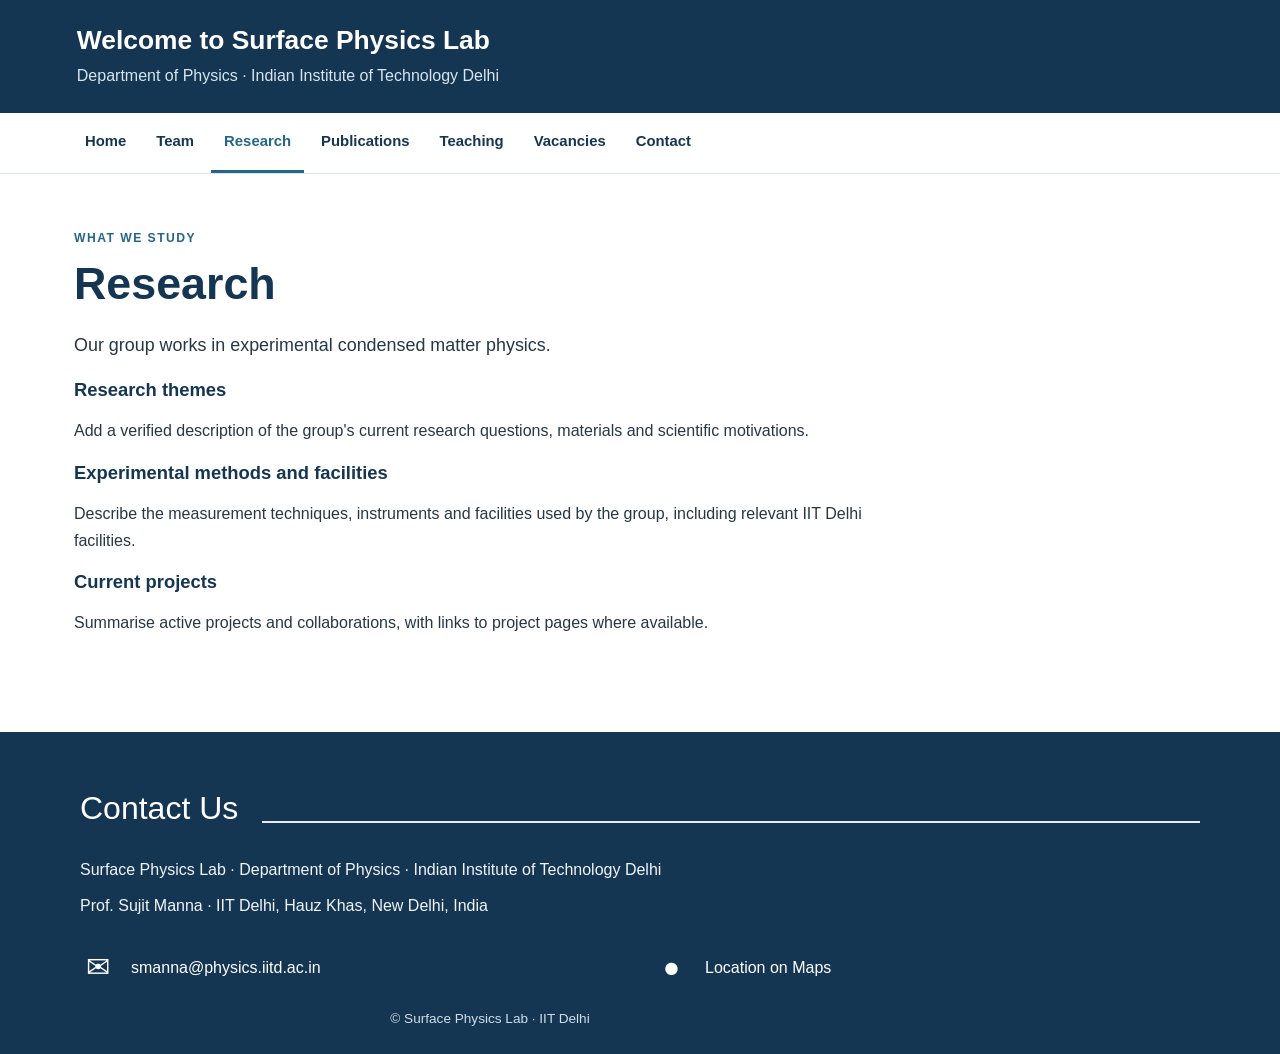
<file: research.html>
<!DOCTYPE html>
<html lang="en">
<head>
<meta charset="UTF-8"><meta name="viewport" content="width=device-width, initial-scale=1.0">
<meta name="description" content="Research — research group of Prof. Sujit Manna, Department of Physics, IIT Delhi.">
<title>Research | Prof. Sujit Manna · IIT Delhi</title><link rel="stylesheet" href="style.css">
<link rel="stylesheet" href="footer.css">
<style>
  /* Identical header typography across every page, including Publications. */
  .site-header, .site-header * { font-family: Arial, Helvetica, sans-serif !important; }
  .site-header .site-title { display: block; font-size: 1.65rem !important; font-weight: 700 !important; line-height: 1.25 !important; letter-spacing: normal !important; color: #ffffff !important; margin: 0 !important; text-transform: none !important; }
  .site-header .site-subtitle { display: block; font-size: 1rem !important; font-weight: 400 !important; line-height: 1.7 !important; letter-spacing: normal !important; color: #d8e5ee !important; margin: 5px 0 0 !important; text-transform: none !important; }
  .site-header .brand { text-decoration: none; }
</style>
</head>
<body>
<header class="site-header">
  <div class="header-inner">
    <a class="brand" href="index.html" aria-label="Surface Physics Lab home">
      <span class="site-title">Welcome to Surface Physics Lab</span>
      <span class="site-subtitle">Department of Physics · Indian Institute of Technology Delhi</span>
    </a>
  </div>
</header>
<div class="nav-wrap"><div class="nav-inner"><nav aria-label="Main navigation"><a href="index.html">Home</a>
<a href="team.html">Team</a>
<a href="research.html" aria-current="page">Research</a>
<a href="publications.html">Publications</a>
<a href="teaching.html">Teaching</a>
<a href="vacancies.html">Vacancies</a>
<a href="contact.html">Contact</a></nav></div></div>
<main>

<div class="page-heading"><div class="eyebrow">What we study</div><h1>Research</h1><p class="lead">Our group works in experimental condensed matter physics.</p></div>
<div class="listing"><article class="listing-item"><h3>Research themes</h3><p>Add a verified description of the group's current research questions, materials and scientific motivations.</p></article>
<article class="listing-item"><h3>Experimental methods and facilities</h3><p>Describe the measurement techniques, instruments and facilities used by the group, including relevant IIT Delhi facilities.</p></article>
<article class="listing-item"><h3>Current projects</h3><p>Summarise active projects and collaborations, with links to project pages where available.</p></article></div>

</main>
<footer class="site-footer" aria-labelledby="footer-contact-heading">
  <div class="footer-inner">
    <div class="footer-heading"><h2 id="footer-contact-heading">Contact Us</h2><span class="footer-rule" aria-hidden="true"></span></div>
    <p class="footer-affiliation">Surface Physics Lab · Department of Physics · Indian Institute of Technology Delhi</p>
    <p class="footer-description">Prof. Sujit Manna · IIT Delhi, Hauz Khas, New Delhi, India</p>
    <div class="footer-contact-row">
      <a href="mailto:smanna@physics.iitd.ac.in"><span class="footer-icon" aria-hidden="true">✉</span><span>smanna@physics.iitd.ac.in</span></a>
      <a href="https://www.google.com/maps/search/?api=1&query=Department+of+Physics%2C+Indian+Institute+of+Technology+Delhi%2C+Hauz+Khas%2C+New+Delhi" target="_blank" rel="noopener noreferrer"><span class="footer-icon" aria-hidden="true">●</span><span>Location on Maps</span></a>
    </div>
    <p class="footer-credit">© Surface Physics Lab · IIT Delhi</p>
  </div>
</footer>
</body></html>
</file>
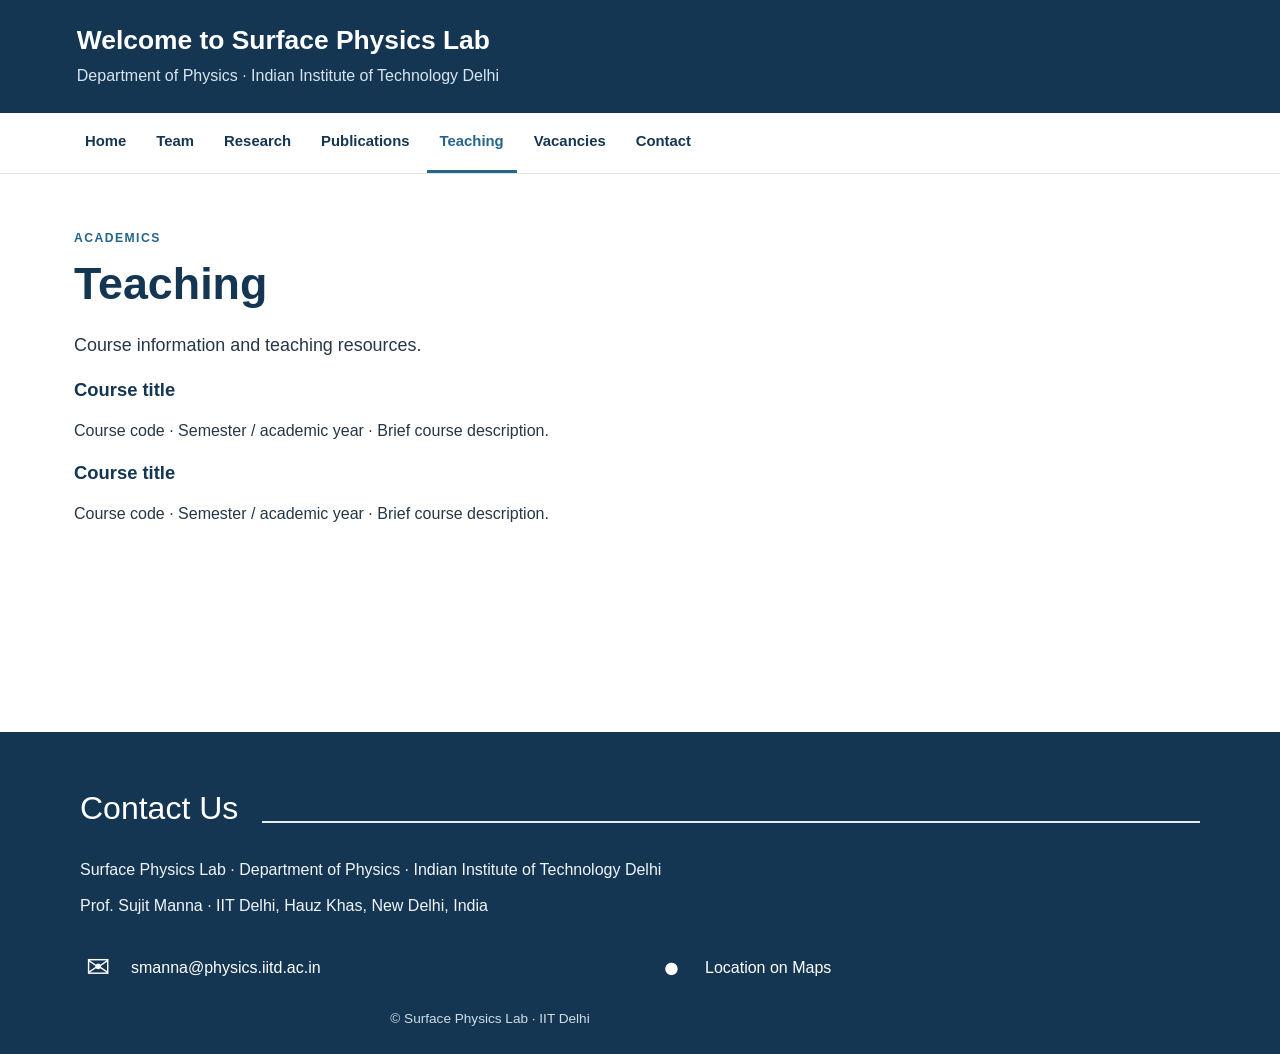
<file: teaching.html>
<!DOCTYPE html>
<html lang="en">
<head>
<meta charset="UTF-8"><meta name="viewport" content="width=device-width, initial-scale=1.0">
<meta name="description" content="Teaching — research group of Prof. Sujit Manna, Department of Physics, IIT Delhi.">
<title>Teaching | Prof. Sujit Manna · IIT Delhi</title><link rel="stylesheet" href="style.css">
<link rel="stylesheet" href="footer.css">
<style>
  /* Identical header typography across every page, including Publications. */
  .site-header, .site-header * { font-family: Arial, Helvetica, sans-serif !important; }
  .site-header .site-title { display: block; font-size: 1.65rem !important; font-weight: 700 !important; line-height: 1.25 !important; letter-spacing: normal !important; color: #ffffff !important; margin: 0 !important; text-transform: none !important; }
  .site-header .site-subtitle { display: block; font-size: 1rem !important; font-weight: 400 !important; line-height: 1.7 !important; letter-spacing: normal !important; color: #d8e5ee !important; margin: 5px 0 0 !important; text-transform: none !important; }
  .site-header .brand { text-decoration: none; }
</style>
</head>
<body>
<header class="site-header">
  <div class="header-inner">
    <a class="brand" href="index.html" aria-label="Surface Physics Lab home">
      <span class="site-title">Welcome to Surface Physics Lab</span>
      <span class="site-subtitle">Department of Physics · Indian Institute of Technology Delhi</span>
    </a>
  </div>
</header>
<div class="nav-wrap"><div class="nav-inner"><nav aria-label="Main navigation"><a href="index.html">Home</a>
<a href="team.html">Team</a>
<a href="research.html">Research</a>
<a href="publications.html">Publications</a>
<a href="teaching.html" aria-current="page">Teaching</a>
<a href="vacancies.html">Vacancies</a>
<a href="contact.html">Contact</a></nav></div></div>
<main>

<div class="page-heading"><div class="eyebrow">Academics</div><h1>Teaching</h1><p class="lead">Course information and teaching resources.</p></div>
<div class="listing"><article class="listing-item"><h3>Course title</h3><p>Course code · Semester / academic year · Brief course description.</p></article><article class="listing-item"><h3>Course title</h3><p>Course code · Semester / academic year · Brief course description.</p></article></div>

</main>
<footer class="site-footer" aria-labelledby="footer-contact-heading">
  <div class="footer-inner">
    <div class="footer-heading"><h2 id="footer-contact-heading">Contact Us</h2><span class="footer-rule" aria-hidden="true"></span></div>
    <p class="footer-affiliation">Surface Physics Lab · Department of Physics · Indian Institute of Technology Delhi</p>
    <p class="footer-description">Prof. Sujit Manna · IIT Delhi, Hauz Khas, New Delhi, India</p>
    <div class="footer-contact-row">
      <a href="mailto:smanna@physics.iitd.ac.in"><span class="footer-icon" aria-hidden="true">✉</span><span>smanna@physics.iitd.ac.in</span></a>
      <a href="https://www.google.com/maps/search/?api=1&query=Department+of+Physics%2C+Indian+Institute+of+Technology+Delhi%2C+Hauz+Khas%2C+New+Delhi" target="_blank" rel="noopener noreferrer"><span class="footer-icon" aria-hidden="true">●</span><span>Location on Maps</span></a>
    </div>
    <p class="footer-credit">© Surface Physics Lab · IIT Delhi</p>
  </div>
</footer>
</body></html>
</file>
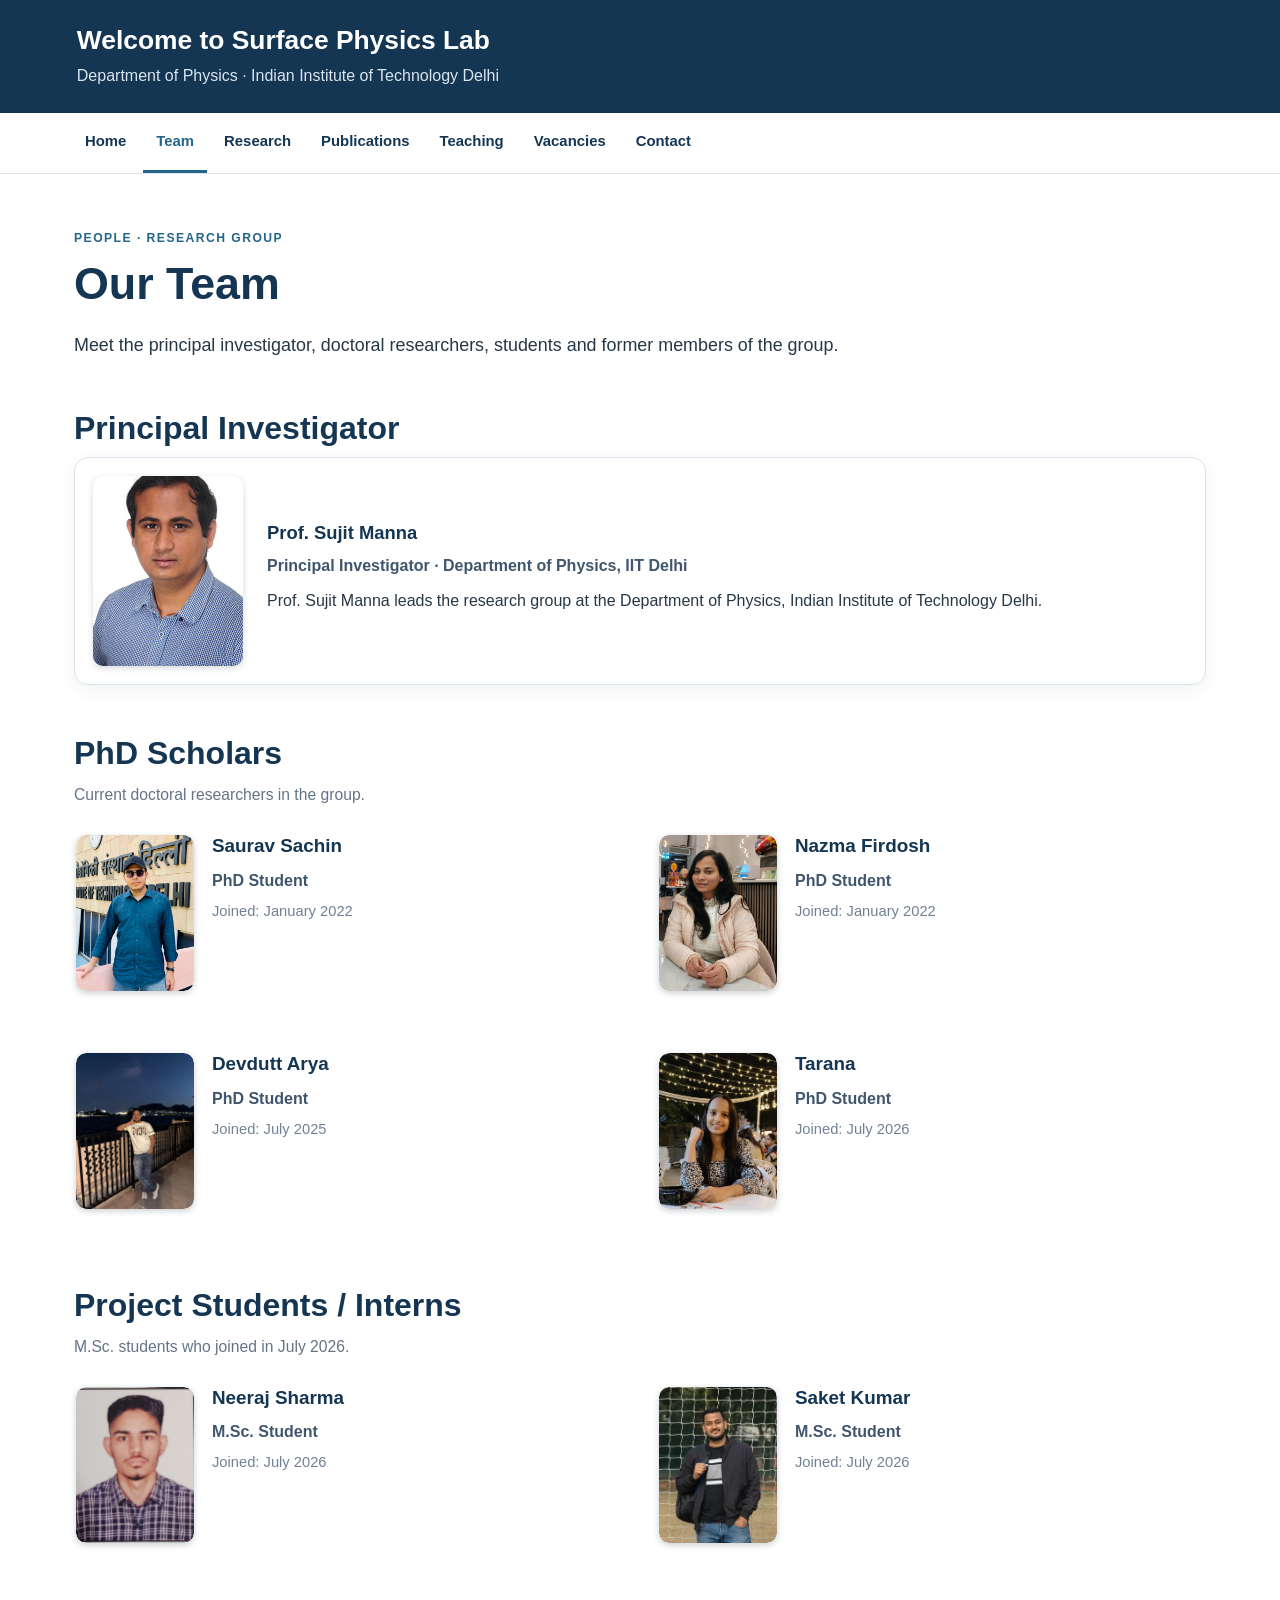
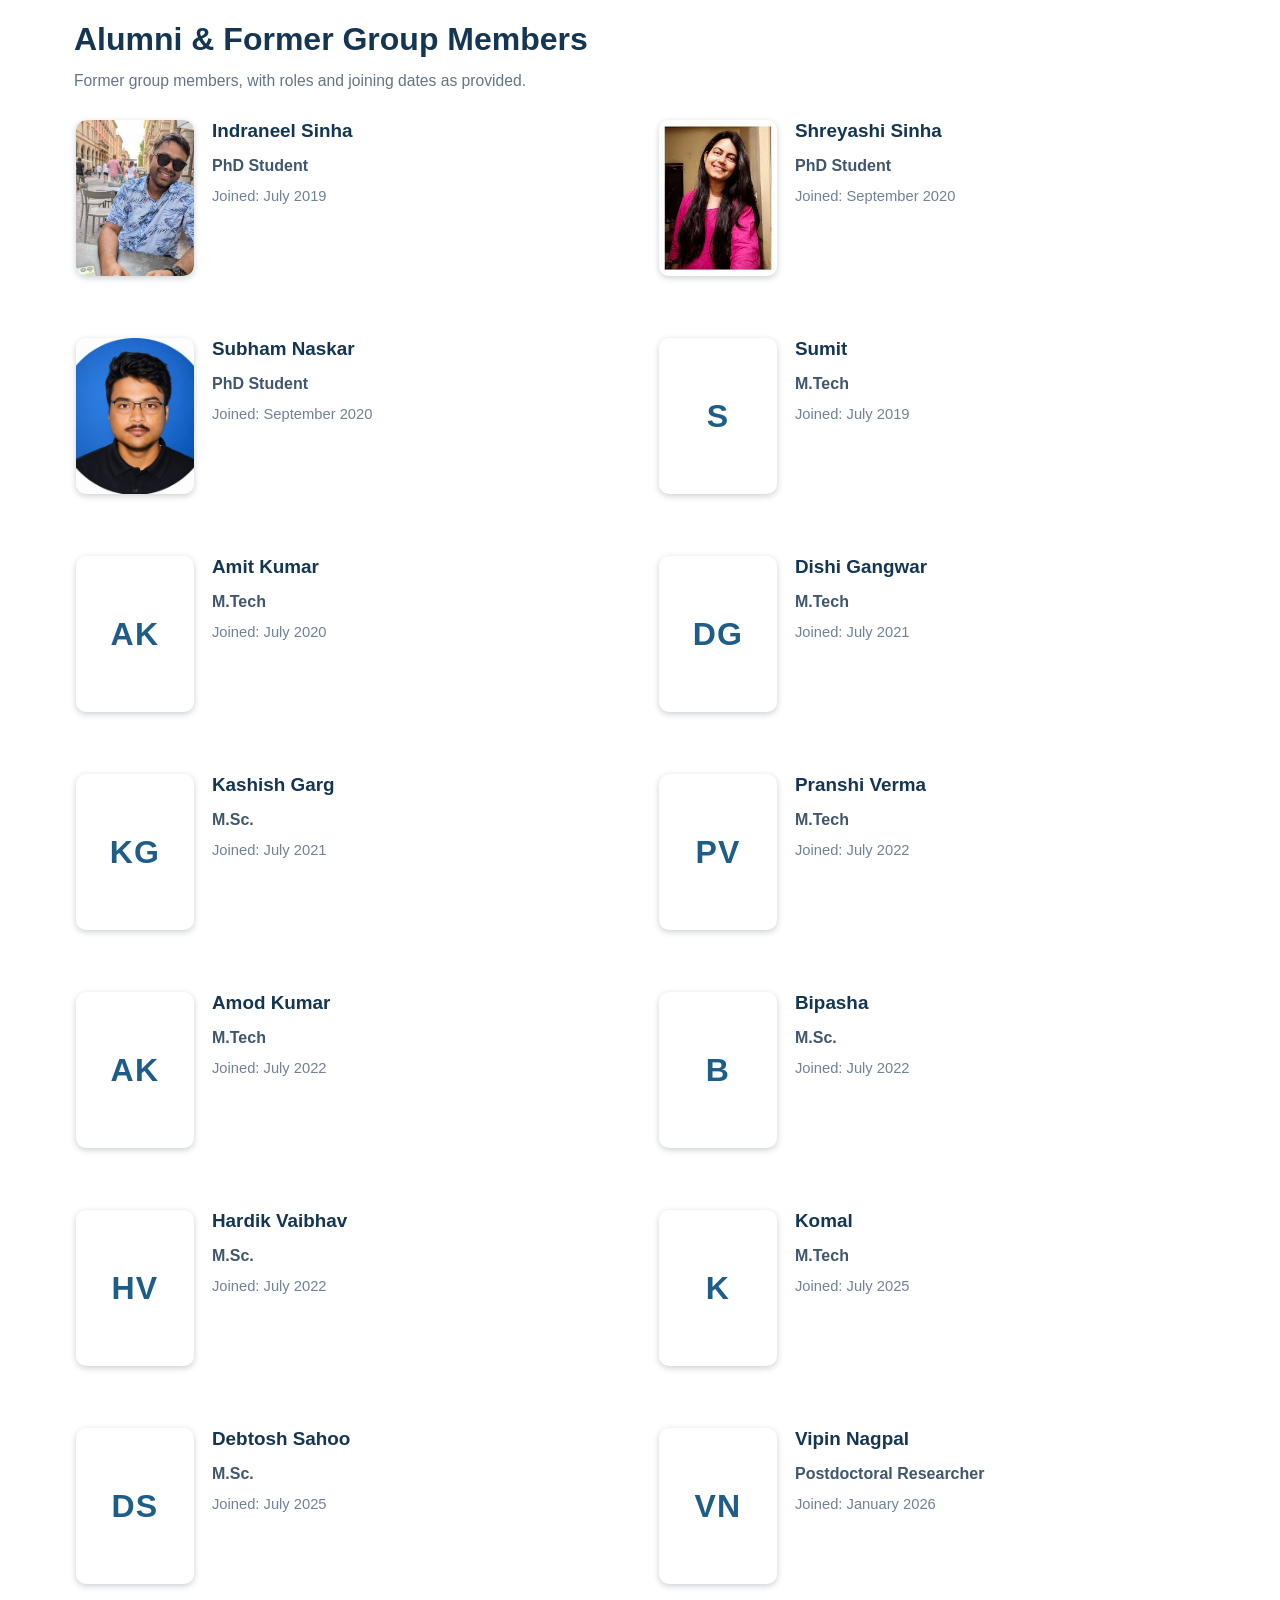
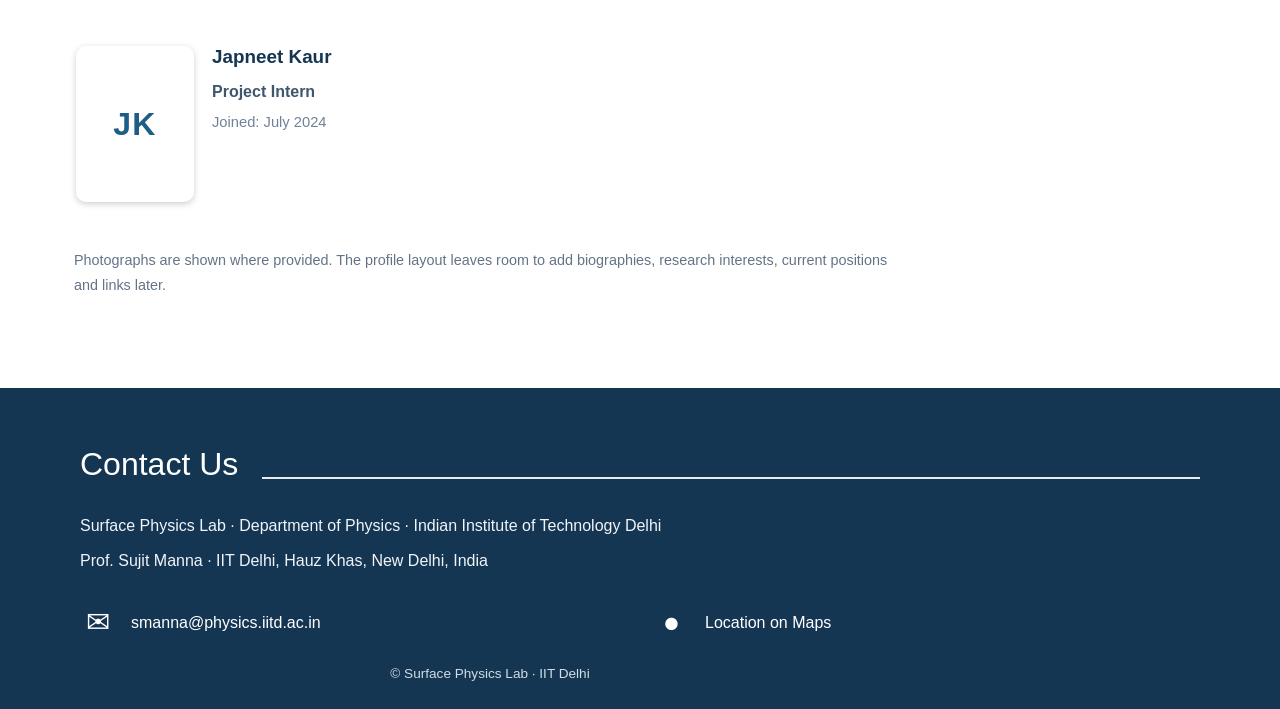
<file: team.html>
<!DOCTYPE html>
<html lang="en">
<head>
<meta charset="UTF-8">
<meta name="viewport" content="width=device-width, initial-scale=1.0">
<meta name="description" content="Meet the members and alumni of Prof. Sujit Manna's research group at IIT Delhi.">
<title>Team | Prof. Sujit Manna · IIT Delhi</title>
<link rel="stylesheet" href="style.css">
<link rel="stylesheet" href="footer.css">
<style>
/* Team directory: two horizontal profiles per row, with uncropped photographs. */
.team-section { margin-top: 48px; }
.team-section h2 { margin: 0 0 9px; }
.team-section .section-intro { margin: 0 0 22px; color: #647487; }
.member-grid {
  display: grid;
  grid-template-columns: repeat(2, minmax(0, 1fr));
  column-gap: 34px;
  row-gap: 30px;
}
.member-card {
  display: flex;
  align-items: flex-start;
  gap: 18px;
  min-width: 0;
  min-height: 188px;
  padding: 4px 2px 12px;
  background: transparent;
  border: 0;
  border-radius: 0;
  box-shadow: none;
}
.member-image-wrap {
  flex: 0 0 118px;
  width: 118px;
  height: 156px;
  display: flex;
  align-items: center;
  justify-content: center;
  overflow: hidden;
  background: transparent;
  border-radius: 10px;
  box-shadow: 0 2px 6px rgba(20, 38, 55, .22);
}
.member-photo {
  display: block;
  width: 100%;
  height: 100%;
  object-fit: cover;
  object-position: center;
  background: transparent;
  border-radius: 10px;
}
.member-placeholder {
  display: grid;
  place-items: center;
  color: #1d5d87;
  font-size: 2rem;
  font-weight: 750;
  letter-spacing: .04em;
}
.member-info { flex: 1; min-width: 0; padding: 0 0 8px; }
.member-info h3 { margin: -2px 0 8px; font-size: 1.18rem; line-height: 1.35; }
.member-role { color: #40566c; font-weight: 600; margin: 0 0 5px; }
.member-date { color: #718196; font-size: .92rem; margin: 0 0 8px; }
/* Reserved room for future biography, research interests, links, etc. */
.member-extra { min-height: 38px; }
.pi-card {
  display: flex; align-items: center; gap: 24px;
  padding: 18px; background: #fff; border: 1px solid #dce5ed;
  border-radius: 14px; box-shadow: 0 5px 18px rgba(20, 38, 55, .06);
}
.pi-photo {
  flex: 0 0 150px; width: 150px; height: 190px;
  object-fit: cover; object-position: center; background: transparent;
  border-radius: 10px; box-shadow: 0 2px 6px rgba(20, 38, 55, .18);
}
.pi-copy h3 { margin: 0 0 8px; }
.pi-copy p { margin: 0 0 8px; }
.team-note { margin-top: 18px; color: #647487; font-size: .9rem; }
@media (max-width: 850px) {
  .member-grid { column-gap: 20px; }
  .member-card { gap: 13px; }
  .member-image-wrap { flex-basis: 102px; width: 102px; height: 142px; }
}
@media (max-width: 620px) {
  .member-grid { grid-template-columns: 1fr; row-gap: 22px; }
  .member-card { min-height: 164px; }
  .pi-card { align-items: flex-start; gap: 16px; padding: 14px; }
  .pi-photo { flex-basis: 112px; width: 112px; height: 150px; }
}
</style>
<style>
  /* Identical header typography across every page, including Publications. */
  .site-header, .site-header * { font-family: Arial, Helvetica, sans-serif !important; }
  .site-header .site-title { display: block; font-size: 1.65rem !important; font-weight: 700 !important; line-height: 1.25 !important; letter-spacing: normal !important; color: #ffffff !important; margin: 0 !important; text-transform: none !important; }
  .site-header .site-subtitle { display: block; font-size: 1rem !important; font-weight: 400 !important; line-height: 1.7 !important; letter-spacing: normal !important; color: #d8e5ee !important; margin: 5px 0 0 !important; text-transform: none !important; }
  .site-header .brand { text-decoration: none; }
</style>
</head>
<body>
<header class="site-header">
  <div class="header-inner">
    <a class="brand" href="index.html" aria-label="Surface Physics Lab home">
      <span class="site-title">Welcome to Surface Physics Lab</span>
      <span class="site-subtitle">Department of Physics · Indian Institute of Technology Delhi</span>
    </a>
  </div>
</header>
<div class="nav-wrap"><div class="nav-inner"><nav aria-label="Main navigation">
<a href="index.html">Home</a><a href="team.html" aria-current="page">Team</a>
<a href="research.html">Research</a><a href="publications.html">Publications</a>
<a href="teaching.html">Teaching</a><a href="vacancies.html">Vacancies</a><a href="contact.html">Contact</a>
</nav></div></div>
<main>
<div class="page-heading"><div class="eyebrow">People · Research Group</div><h1>Our Team</h1>
<p class="lead">Meet the principal investigator, doctoral researchers, students and former members of the group.</p></div>

<section class="team-section" aria-labelledby="pi-heading">
<h2 id="pi-heading">Principal Investigator</h2>
<div class="pi-card">
<img class="pi-photo" src="sujit-manna.jpg" alt="Portrait of Prof. Sujit Manna">
<div class="pi-copy"><h3>Prof. Sujit Manna</h3>
<p class="member-role">Principal Investigator · Department of Physics, IIT Delhi</p>
<p>Prof. Sujit Manna leads the research group at the Department of Physics, Indian Institute of Technology Delhi.</p></div>
</div></section>

<section class="team-section" aria-labelledby="phd-heading">
<h2 id="phd-heading">PhD Scholars</h2><p class="section-intro">Current doctoral researchers in the group.</p>
<div class="member-grid"><article class="member-card">
      <div class="member-image-wrap"><img class="member-photo" src="saurav.jpg" alt="Photograph of Saurav Sachin" loading="lazy"></div>
      <div class="member-info">
        <h3>Saurav Sachin</h3>
        <p class="member-role">PhD Student</p>
        <p class="member-date">Joined: January 2022</p>
        <div class="member-extra" aria-hidden="true"></div>
      </div>
    </article>
<article class="member-card">
      <div class="member-image-wrap"><img class="member-photo" src="nazma.jpg" alt="Photograph of Nazma Firdosh" loading="lazy"></div>
      <div class="member-info">
        <h3>Nazma Firdosh</h3>
        <p class="member-role">PhD Student</p>
        <p class="member-date">Joined: January 2022</p>
        <div class="member-extra" aria-hidden="true"></div>
      </div>
    </article>
<article class="member-card">
      <div class="member-image-wrap"><img class="member-photo" src="devdutt.jpg" alt="Photograph of Devdutt Arya" loading="lazy"></div>
      <div class="member-info">
        <h3>Devdutt Arya</h3>
        <p class="member-role">PhD Student</p>
        <p class="member-date">Joined: July 2025</p>
        <div class="member-extra" aria-hidden="true"></div>
      </div>
    </article>
<article class="member-card">
      <div class="member-image-wrap"><img class="member-photo" src="tarana.jpg" alt="Photograph of Tarana" loading="lazy"></div>
      <div class="member-info">
        <h3>Tarana</h3>
        <p class="member-role">PhD Student</p>
        <p class="member-date">Joined: July 2026</p>
        <div class="member-extra" aria-hidden="true"></div>
      </div>
    </article></div>
</section>

<section class="team-section" aria-labelledby="students-heading">
<h2 id="students-heading">Project Students / Interns</h2><p class="section-intro">M.Sc. students who joined in July 2026.</p>
<div class="member-grid"><article class="member-card">
      <div class="member-image-wrap"><img class="member-photo" src="neeraj.jpg" alt="Photograph of Neeraj Sharma" loading="lazy"></div>
      <div class="member-info">
        <h3>Neeraj Sharma</h3>
        <p class="member-role">M.Sc. Student</p>
        <p class="member-date">Joined: July 2026</p>
        <div class="member-extra" aria-hidden="true"></div>
      </div>
    </article>
<article class="member-card">
      <div class="member-image-wrap"><img class="member-photo" src="saket.jpeg" alt="Photograph of Saket Kumar" loading="lazy"></div>
      <div class="member-info">
        <h3>Saket Kumar</h3>
        <p class="member-role">M.Sc. Student</p>
        <p class="member-date">Joined: July 2026</p>
        <div class="member-extra" aria-hidden="true"></div>
      </div>
    </article></div>
</section>

<section class="team-section" aria-labelledby="alumni-heading">
<h2 id="alumni-heading">Alumni &amp; Former Group Members</h2><p class="section-intro">Former group members, with roles and joining dates as provided.</p>
<div class="member-grid"><article class="member-card">
      <div class="member-image-wrap"><img class="member-photo" src="indraneel.jpg" alt="Photograph of Indraneel Sinha" loading="lazy"></div>
      <div class="member-info">
        <h3>Indraneel Sinha</h3>
        <p class="member-role">PhD Student</p>
        <p class="member-date">Joined: July 2019</p>
        <div class="member-extra" aria-hidden="true"></div>
      </div>
    </article>
<article class="member-card">
      <div class="member-image-wrap"><img class="member-photo" src="shreyashi.jpg" alt="Photograph of Shreyashi Sinha" loading="lazy"></div>
      <div class="member-info">
        <h3>Shreyashi Sinha</h3>
        <p class="member-role">PhD Student</p>
        <p class="member-date">Joined: September 2020</p>
        <div class="member-extra" aria-hidden="true"></div>
      </div>
    </article>
<article class="member-card">
      <div class="member-image-wrap"><img class="member-photo" src="subham.jpg" alt="Photograph of Subham Naskar" loading="lazy"></div>
      <div class="member-info">
        <h3>Subham Naskar</h3>
        <p class="member-role">PhD Student</p>
        <p class="member-date">Joined: September 2020</p>
        <div class="member-extra" aria-hidden="true"></div>
      </div>
    </article>
<article class="member-card">
      <div class="member-image-wrap"><div class="member-photo member-placeholder" aria-hidden="true">S</div></div>
      <div class="member-info">
        <h3>Sumit</h3>
        <p class="member-role">M.Tech</p>
        <p class="member-date">Joined: July 2019</p>
        <div class="member-extra" aria-hidden="true"></div>
      </div>
    </article>
<article class="member-card">
      <div class="member-image-wrap"><div class="member-photo member-placeholder" aria-hidden="true">AK</div></div>
      <div class="member-info">
        <h3>Amit Kumar</h3>
        <p class="member-role">M.Tech</p>
        <p class="member-date">Joined: July 2020</p>
        <div class="member-extra" aria-hidden="true"></div>
      </div>
    </article>
<article class="member-card">
      <div class="member-image-wrap"><div class="member-photo member-placeholder" aria-hidden="true">DG</div></div>
      <div class="member-info">
        <h3>Dishi Gangwar</h3>
        <p class="member-role">M.Tech</p>
        <p class="member-date">Joined: July 2021</p>
        <div class="member-extra" aria-hidden="true"></div>
      </div>
    </article>
<article class="member-card">
      <div class="member-image-wrap"><div class="member-photo member-placeholder" aria-hidden="true">KG</div></div>
      <div class="member-info">
        <h3>Kashish Garg</h3>
        <p class="member-role">M.Sc.</p>
        <p class="member-date">Joined: July 2021</p>
        <div class="member-extra" aria-hidden="true"></div>
      </div>
    </article>
<article class="member-card">
      <div class="member-image-wrap"><div class="member-photo member-placeholder" aria-hidden="true">PV</div></div>
      <div class="member-info">
        <h3>Pranshi Verma</h3>
        <p class="member-role">M.Tech</p>
        <p class="member-date">Joined: July 2022</p>
        <div class="member-extra" aria-hidden="true"></div>
      </div>
    </article>
<article class="member-card">
      <div class="member-image-wrap"><div class="member-photo member-placeholder" aria-hidden="true">AK</div></div>
      <div class="member-info">
        <h3>Amod Kumar</h3>
        <p class="member-role">M.Tech</p>
        <p class="member-date">Joined: July 2022</p>
        <div class="member-extra" aria-hidden="true"></div>
      </div>
    </article>
<article class="member-card">
      <div class="member-image-wrap"><div class="member-photo member-placeholder" aria-hidden="true">B</div></div>
      <div class="member-info">
        <h3>Bipasha</h3>
        <p class="member-role">M.Sc.</p>
        <p class="member-date">Joined: July 2022</p>
        <div class="member-extra" aria-hidden="true"></div>
      </div>
    </article>
<article class="member-card">
      <div class="member-image-wrap"><div class="member-photo member-placeholder" aria-hidden="true">HV</div></div>
      <div class="member-info">
        <h3>Hardik Vaibhav</h3>
        <p class="member-role">M.Sc.</p>
        <p class="member-date">Joined: July 2022</p>
        <div class="member-extra" aria-hidden="true"></div>
      </div>
    </article>
<article class="member-card">
      <div class="member-image-wrap"><div class="member-photo member-placeholder" aria-hidden="true">K</div></div>
      <div class="member-info">
        <h3>Komal</h3>
        <p class="member-role">M.Tech</p>
        <p class="member-date">Joined: July 2025</p>
        <div class="member-extra" aria-hidden="true"></div>
      </div>
    </article>
<article class="member-card">
      <div class="member-image-wrap"><div class="member-photo member-placeholder" aria-hidden="true">DS</div></div>
      <div class="member-info">
        <h3>Debtosh Sahoo</h3>
        <p class="member-role">M.Sc.</p>
        <p class="member-date">Joined: July 2025</p>
        <div class="member-extra" aria-hidden="true"></div>
      </div>
    </article>
<article class="member-card">
      <div class="member-image-wrap"><div class="member-photo member-placeholder" aria-hidden="true">VN</div></div>
      <div class="member-info">
        <h3>Vipin Nagpal</h3>
        <p class="member-role">Postdoctoral Researcher</p>
        <p class="member-date">Joined: January 2026</p>
        <div class="member-extra" aria-hidden="true"></div>
      </div>
    </article>
<article class="member-card">
      <div class="member-image-wrap"><div class="member-photo member-placeholder" aria-hidden="true">JK</div></div>
      <div class="member-info">
        <h3>Japneet Kaur</h3>
        <p class="member-role">Project Intern</p>
        <p class="member-date">Joined: July 2024</p>
        <div class="member-extra" aria-hidden="true"></div>
      </div>
    </article></div>
</section>
<p class="team-note">Photographs are shown where provided. The profile layout leaves room to add biographies, research interests, current positions and links later.</p>
</main>
<footer class="site-footer" aria-labelledby="footer-contact-heading">
  <div class="footer-inner">
    <div class="footer-heading"><h2 id="footer-contact-heading">Contact Us</h2><span class="footer-rule" aria-hidden="true"></span></div>
    <p class="footer-affiliation">Surface Physics Lab · Department of Physics · Indian Institute of Technology Delhi</p>
    <p class="footer-description">Prof. Sujit Manna · IIT Delhi, Hauz Khas, New Delhi, India</p>
    <div class="footer-contact-row">
      <a href="mailto:smanna@physics.iitd.ac.in"><span class="footer-icon" aria-hidden="true">✉</span><span>smanna@physics.iitd.ac.in</span></a>
      <a href="https://www.google.com/maps/search/?api=1&query=Department+of+Physics%2C+Indian+Institute+of+Technology+Delhi%2C+Hauz+Khas%2C+New+Delhi" target="_blank" rel="noopener noreferrer"><span class="footer-icon" aria-hidden="true">●</span><span>Location on Maps</span></a>
    </div>
    <p class="footer-credit">© Surface Physics Lab · IIT Delhi</p>
  </div>
</footer>
</body></html>
</file>
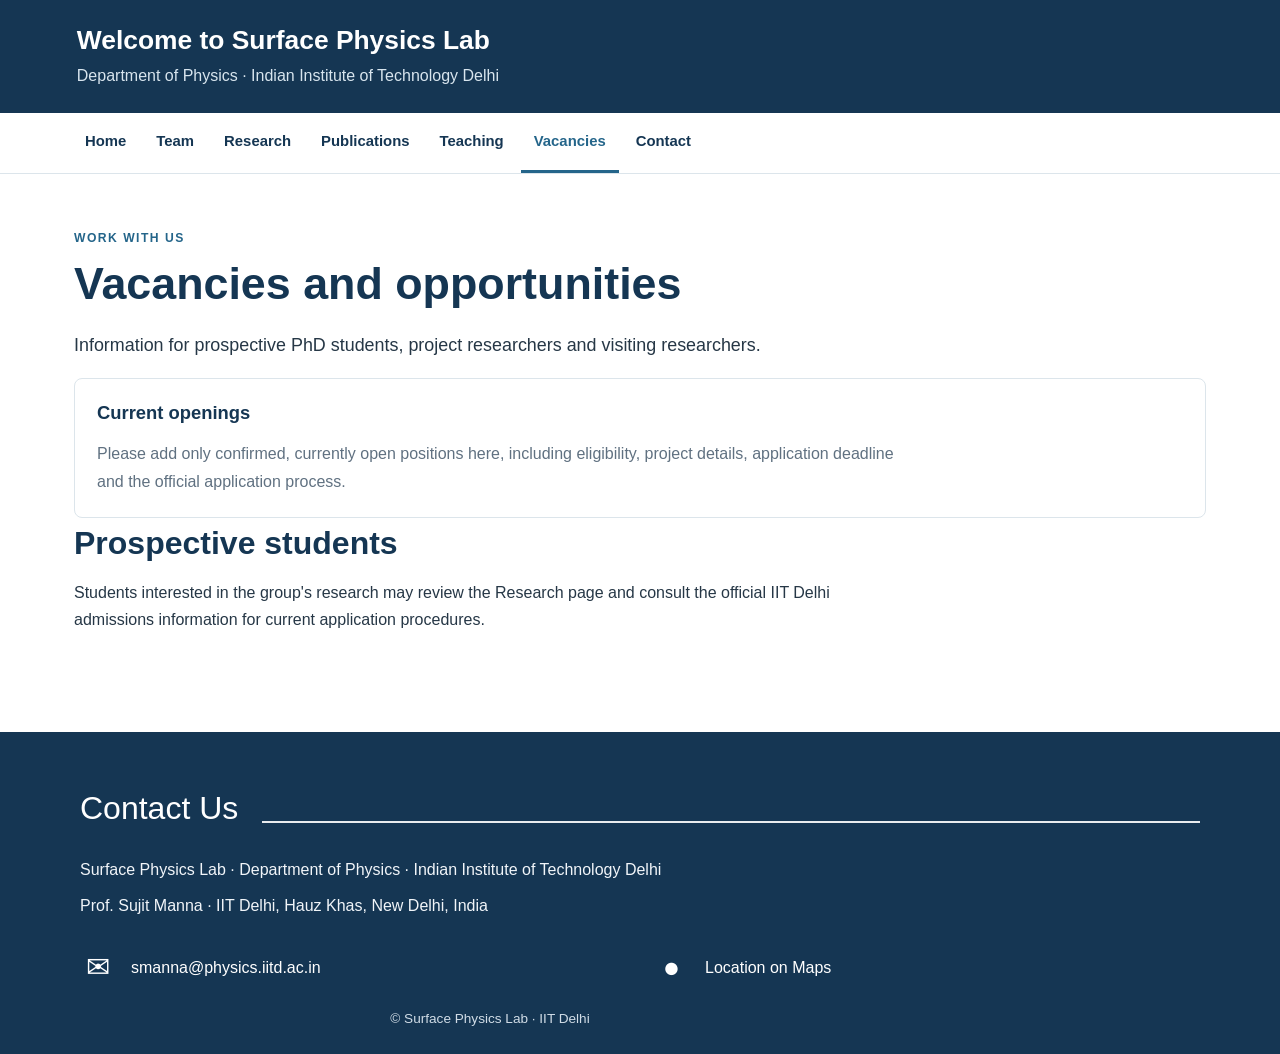
<file: vacancies.html>
<!DOCTYPE html>
<html lang="en">
<head>
<meta charset="UTF-8"><meta name="viewport" content="width=device-width, initial-scale=1.0">
<meta name="description" content="Vacancies — research group of Prof. Sujit Manna, Department of Physics, IIT Delhi.">
<title>Vacancies | Prof. Sujit Manna · IIT Delhi</title><link rel="stylesheet" href="style.css">
<link rel="stylesheet" href="footer.css">
<style>
  /* Identical header typography across every page, including Publications. */
  .site-header, .site-header * { font-family: Arial, Helvetica, sans-serif !important; }
  .site-header .site-title { display: block; font-size: 1.65rem !important; font-weight: 700 !important; line-height: 1.25 !important; letter-spacing: normal !important; color: #ffffff !important; margin: 0 !important; text-transform: none !important; }
  .site-header .site-subtitle { display: block; font-size: 1rem !important; font-weight: 400 !important; line-height: 1.7 !important; letter-spacing: normal !important; color: #d8e5ee !important; margin: 5px 0 0 !important; text-transform: none !important; }
  .site-header .brand { text-decoration: none; }
</style>
</head>
<body>
<header class="site-header">
  <div class="header-inner">
    <a class="brand" href="index.html" aria-label="Surface Physics Lab home">
      <span class="site-title">Welcome to Surface Physics Lab</span>
      <span class="site-subtitle">Department of Physics · Indian Institute of Technology Delhi</span>
    </a>
  </div>
</header>
<div class="nav-wrap"><div class="nav-inner"><nav aria-label="Main navigation"><a href="index.html">Home</a>
<a href="team.html">Team</a>
<a href="research.html">Research</a>
<a href="publications.html">Publications</a>
<a href="teaching.html">Teaching</a>
<a href="vacancies.html" aria-current="page">Vacancies</a>
<a href="contact.html">Contact</a></nav></div></div>
<main>

<div class="page-heading"><div class="eyebrow">Work with us</div><h1>Vacancies and opportunities</h1><p class="lead">Information for prospective PhD students, project researchers and visiting researchers.</p></div>
<div class="card"><h3>Current openings</h3><p>Please add only confirmed, currently open positions here, including eligibility, project details, application deadline and the official application process.</p></div>
<h2>Prospective students</h2><p>Students interested in the group's research may review the Research page and consult the official IIT Delhi admissions information for current application procedures.</p>

</main>
<footer class="site-footer" aria-labelledby="footer-contact-heading">
  <div class="footer-inner">
    <div class="footer-heading"><h2 id="footer-contact-heading">Contact Us</h2><span class="footer-rule" aria-hidden="true"></span></div>
    <p class="footer-affiliation">Surface Physics Lab · Department of Physics · Indian Institute of Technology Delhi</p>
    <p class="footer-description">Prof. Sujit Manna · IIT Delhi, Hauz Khas, New Delhi, India</p>
    <div class="footer-contact-row">
      <a href="mailto:smanna@physics.iitd.ac.in"><span class="footer-icon" aria-hidden="true">✉</span><span>smanna@physics.iitd.ac.in</span></a>
      <a href="https://www.google.com/maps/search/?api=1&query=Department+of+Physics%2C+Indian+Institute+of+Technology+Delhi%2C+Hauz+Khas%2C+New+Delhi" target="_blank" rel="noopener noreferrer"><span class="footer-icon" aria-hidden="true">●</span><span>Location on Maps</span></a>
    </div>
    <p class="footer-credit">© Surface Physics Lab · IIT Delhi</p>
  </div>
</footer>
</body></html>
</file>
<file: style.css>
/* Surface Physics Lab — shared site theme */
:root {
  --navy: #153653;
  --blue: #24658a;
  --ink: #263746;
  --muted: #607181;
  --pale: #f2f6f9;
  --line: #dce5eb;
  --white: #fff;
  --shadow: 0 12px 32px rgba(21, 54, 83, .09);
}

* { box-sizing: border-box; }
html { scroll-behavior: smooth; }
body {
  margin: 0;
  color: var(--ink);
  background: var(--white);
  font: 16px/1.7 Arial, Helvetica, sans-serif;
}
a { color: var(--blue); }
img { max-width: 100%; }

.site-header {
  background: var(--navy);
  color: white;
  padding: 24px max(6%, calc((100% - 1180px)/2));
}
.header-inner { max-width: 1180px; margin: auto; }
.brand { display: inline-flex; flex-direction: column; color: white; text-decoration: none; }
.site-title { margin: 0; font-size: 1.65rem; line-height: 1.25; font-weight: 700; }
.site-subtitle { margin: 5px 0 0; color: #d8e5ee; }

.nav-wrap {
  background: white;
  border-bottom: 1px solid var(--line);
  position: sticky;
  top: 0;
  z-index: 10;
}
.nav-inner { max-width: 1180px; margin: auto; }
nav {
  max-width: 1180px;
  margin: auto;
  padding: 0 22px;
  display: flex;
  flex-wrap: wrap;
  gap: 4px;
}
nav a {
  display: block;
  padding: 16px 13px;
  color: var(--navy);
  text-decoration: none;
  font-size: .93rem;
  font-weight: 700;
  border-bottom: 3px solid transparent;
}
nav a:hover, nav a[aria-current="page"] {
  color: var(--blue);
  border-bottom-color: var(--blue);
}

main { max-width: 1180px; margin: auto; padding: 54px 24px 76px; min-height: 62vh; }
h1, h2, h3 { color: var(--navy); line-height: 1.25; }
h1 { font-size: clamp(2rem, 4vw, 2.8rem); margin: 5px 0 0; }
h2 { font-size: clamp(1.55rem, 3vw, 2rem); margin: 5px 0 0; }
h3 { font-size: 1.15rem; margin: 0 0 8px; }
p { max-width: 820px; }
.eyebrow {
  color: var(--blue);
  text-transform: uppercase;
  letter-spacing: .12em;
  font-size: .76rem;
  font-weight: 700;
  margin: 0 0 7px;
}
.home-main { padding-top: 42px; }
.section-heading {
  display: flex;
  justify-content: space-between;
  align-items: end;
  gap: 28px;
  margin: 0 0 23px;
}
.section-intro {
  color: var(--muted);
  max-width: 470px;
  margin: 0 0 3px;
  font-size: .98rem;
}
.text-link {
  display: inline-block;
  color: var(--blue);
  font-weight: 700;
  text-decoration: none;
}
.text-link:hover { text-decoration: underline; }
.text-link span { white-space: nowrap; }

.research-feature {
  display: grid;
  grid-template-columns: minmax(0, 1.25fr) minmax(280px, .85fr);
  background: var(--pale);
  border: 1px solid var(--line);
  border-radius: 12px;
  overflow: hidden;
  margin-bottom: 20px;
}
.research-feature-image {
  min-height: 330px;
  position: relative;
}
.research-feature-image img {
  width: 100%; height: 100%; min-height: 330px;
  object-fit: cover; display: block;
}
.research-feature-copy {
  align-self: center;
  padding: clamp(24px, 4vw, 42px);
}
.research-feature-copy h2 { margin: 5px 0 13px; }
.research-feature-copy p:not(.eyebrow) { color: var(--muted); margin: 0 0 19px; }

.image-placeholder { display: block; position: relative; overflow: hidden; background: #e8eff4; }
.image-placeholder img { position: relative; z-index: 1; }
.image-fallback {
  position: absolute; inset: 0;
  display: flex; align-items: center; justify-content: center;
  padding: 18px; text-align: center;
  color: #607181; font-size: .88rem;
  background: linear-gradient(135deg, #eaf1f5, #dce7ee);
}
.research-card-image img:not([style*="display: none"]),
.news-image img:not([style*="display: none"]) { width: 100%; height: 100%; object-fit: cover; display: block; }
.research-grid {
  display: grid;
  grid-template-columns: repeat(4, minmax(0, 1fr));
  gap: 17px;
}
.research-card {
  border: 1px solid var(--line);
  border-radius: 10px;
  overflow: hidden;
  background: white;
  transition: transform .2s ease, box-shadow .2s ease;
}
.research-card:hover { transform: translateY(-3px); box-shadow: var(--shadow); }
.research-card-image { height: 165px; }
.research-card-copy { padding: 17px 18px 19px; }
.card-index { color: var(--blue); font-size: .75rem; font-weight: 800; letter-spacing: .1em; }
.research-card h3 { margin: 5px 0 8px; }
.research-card p { color: var(--muted); font-size: .91rem; line-height: 1.55; min-height: 68px; margin: 0 0 12px; }
.research-card .text-link { font-size: .9rem; }

.news-section { margin-top: 65px; }
.news-section .section-heading { align-items: center; }
.all-news-link { white-space: nowrap; }
.news-list {
  display: grid;
  grid-template-columns: repeat(3, minmax(0, 1fr));
  gap: 18px;
}
.news-card {
  display: grid;
  grid-template-columns: 125px minmax(0, 1fr);
  min-height: 190px;
  border: 1px solid var(--line);
  border-radius: 10px;
  overflow: hidden;
  background: white;
  box-shadow: 0 5px 18px rgba(21, 54, 83, .045);
}
.news-image { min-height: 100%; }
.news-copy { padding: 17px 16px; }
.news-date {
  color: var(--blue);
  font-size: .72rem;
  font-weight: 800;
  letter-spacing: .07em;
  margin: 0 0 7px;
}
.news-copy h3 { font-size: 1rem; margin-bottom: 8px; }
.news-copy p:not(.news-date) { color: var(--muted); font-size: .87rem; line-height: 1.5; margin: 0 0 12px; }
.news-copy .text-link { font-size: .88rem; }

.site-footer {
  background: var(--navy);
  color: #e3edf4;
  padding: 37px 24px 22px;
}
.footer-inner { max-width: 1120px; margin: auto; }
.footer-heading { display: flex; align-items: center; gap: 22px; margin-bottom: 20px; }
.footer-heading h2 { color: white; font-size: 1.55rem; font-weight: 500; margin: 0; white-space: nowrap; }
.footer-rule { display: block; height: 2px; background: rgba(255,255,255,.75); flex: 1; }
.footer-affiliation { color: #d8e5ee; margin: 0 0 20px; }
.footer-contact-row { display: flex; flex-wrap: wrap; gap: 34px; }
.footer-contact-row a { display: inline-flex; align-items: center; gap: 10px; color: white; text-decoration: none; }
.footer-contact-row a:hover { text-decoration: underline; }
.footer-icon { font-size: 1.45rem; }
.footer-credit { color: #c0d0dc; font-size: .85rem; text-align: center; margin: 28px auto 0; }

/* Shared styles retained for the other existing site pages. */
.hero {
  background: var(--pale);
  border-left: 5px solid var(--blue);
  padding: clamp(28px, 5vw, 58px);
  margin-bottom: 42px;
}
.lead { font-size: 1.12rem; max-width: 820px; }
.grid { display: grid; grid-template-columns: repeat(auto-fit, minmax(230px, 1fr)); gap: 18px; margin: 22px 0; }
.card { border: 1px solid var(--line); border-radius: 8px; padding: 22px; background: white; }
.card p { margin-bottom: 0; color: var(--muted); }
.notice { background: var(--pale); border: 1px solid var(--line); border-radius: 7px; padding: 18px 20px; color: var(--muted); }
.item { padding: 18px 0; border-bottom: 1px solid var(--line); }
.item:last-child { border-bottom: 0; }
.meta { color: var(--muted); font-size: .9rem; }
.button { display: inline-block; background: var(--blue); color: white; padding: 10px 18px; border-radius: 5px; text-decoration: none; font-weight: 700; }
.button:hover { filter: brightness(.92); }

@media (max-width: 950px) {
  .research-grid { grid-template-columns: repeat(2, minmax(0, 1fr)); }
  .news-list { grid-template-columns: 1fr; }
  .news-card { grid-template-columns: 180px minmax(0, 1fr); min-height: 165px; }
}
@media (max-width: 700px) {
  .site-header { padding: 20px 6%; }
  nav { padding: 0 10px; gap: 0; }
  nav a { padding: 12px 9px; font-size: .84rem; }
  main { padding: 35px 18px 55px; }
  .home-main { padding-top: 30px; }
  .section-heading { display: block; }
  .section-intro { margin-top: 10px; }
  .research-feature { grid-template-columns: 1fr; }
  .research-feature-image, .research-feature-image img { min-height: 230px; }
  .research-grid { grid-template-columns: 1fr 1fr; gap: 12px; }
  .research-card-image { height: 130px; }
  .research-card-copy { padding: 13px; }
  .research-card p { min-height: 0; font-size: .85rem; }
  .news-section { margin-top: 48px; }
  .news-card { grid-template-columns: 112px minmax(0, 1fr); }
  .news-copy { padding: 13px; }
  .footer-contact-row { gap: 15px 25px; }
}
@media (max-width: 420px) {
  .research-grid { grid-template-columns: 1fr; }
  .research-card-image { height: 175px; }
  .news-card { grid-template-columns: 1fr; }
  .news-image { height: 165px; }
}
</file>
<file: footer.css>
/* Contact footer: reference-inspired layout, preserving navy/white Arial theme. */
.site-footer { background:#153653 !important; color:#fff !important; padding:56px 24px 24px !important; border:0 !important; font-family:Arial,Helvetica,sans-serif !important; }
.site-footer * { box-sizing:border-box; font-family:Arial,Helvetica,sans-serif !important; }
.site-footer .footer-inner { max-width:1120px; margin:0 auto; }
.site-footer .footer-heading { display:flex; align-items:flex-end; gap:24px; margin:0 0 28px; }
.site-footer .footer-heading h2 { color:#fff !important; font-size:2rem; line-height:1.25; font-weight:400; margin:0; white-space:nowrap; }
.site-footer .footer-rule { display:block; height:2px; flex:1; background:rgba(255,255,255,.9); margin-bottom:5px; }
.site-footer .footer-affiliation,.site-footer .footer-description { color:#f1f5f9; font-size:1rem; margin:0 0 8px; }
.site-footer .footer-contact-row { display:grid; grid-template-columns:1fr 1fr; gap:28px; margin:34px 0 22px; }
.site-footer .footer-contact-row a { display:inline-flex; gap:16px; align-items:center; color:#fff !important; font-size:1rem; text-decoration:none; overflow-wrap:anywhere; }
.site-footer .footer-contact-row a:hover,.site-footer .footer-contact-row a:focus-visible { text-decoration:underline; }
.site-footer .footer-icon { font-size:1.8rem; line-height:1; color:#fff; min-width:35px; text-align:center; }
.site-footer .footer-credit { color:#d0dce6; text-align:center; font-size:.85rem; margin:25px 0 0; }
@media(max-width:650px) { .site-footer { padding:38px 20px 22px !important; } .site-footer .footer-heading { gap:14px; } .site-footer .footer-heading h2 { font-size:1.6rem; } .site-footer .footer-contact-row { grid-template-columns:1fr; gap:22px; } }
</file>
